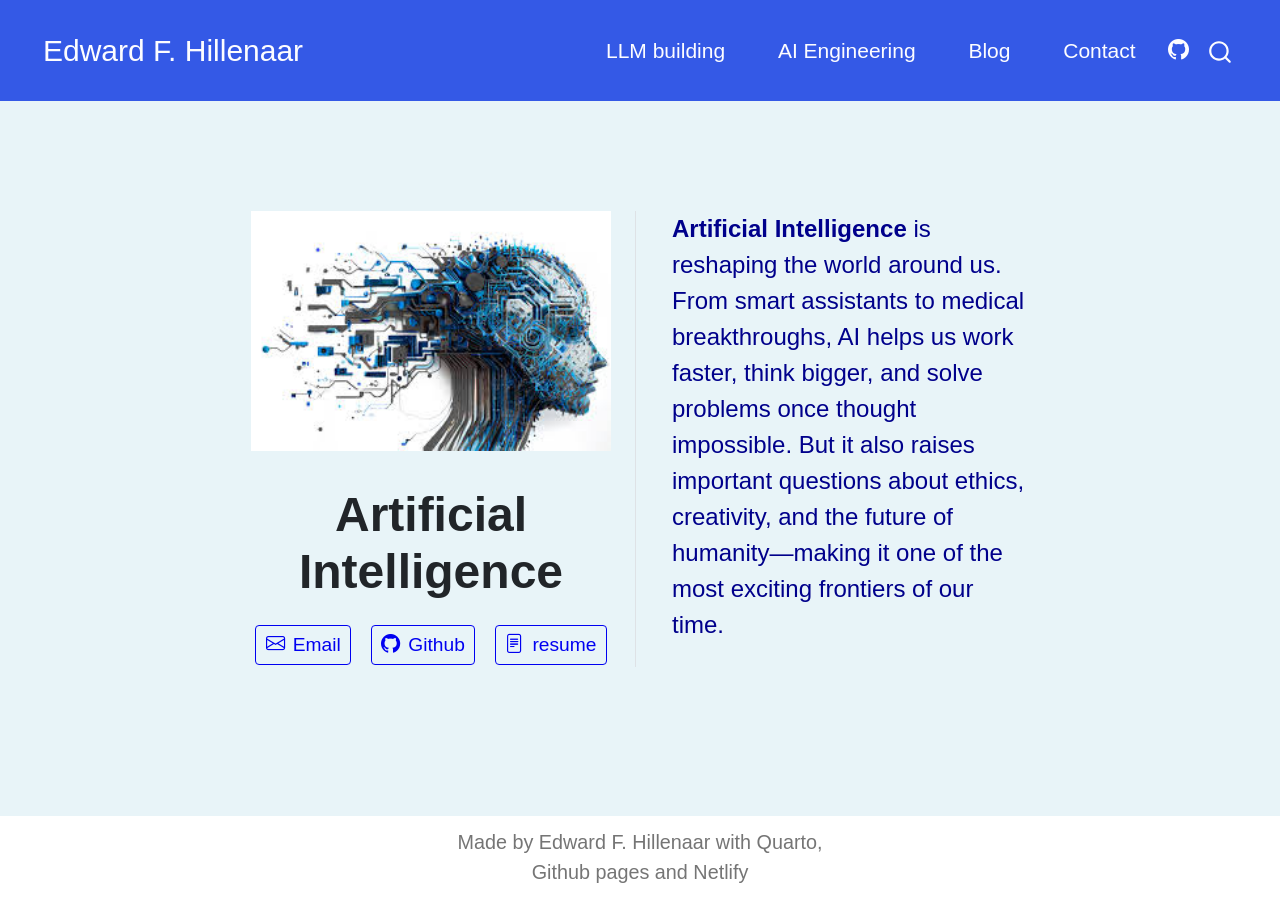
<file: docs/index.html>
<!DOCTYPE html>
<html xmlns="http://www.w3.org/1999/xhtml" lang="en" xml:lang="en"><head>

<meta charset="utf-8">
<meta name="generator" content="quarto-1.8.25">

<meta name="viewport" content="width=device-width, initial-scale=1.0, user-scalable=yes">


<title>Artificial Intelligence – Articial Intelligence</title>
<style>
code{white-space: pre-wrap;}
span.smallcaps{font-variant: small-caps;}
div.columns{display: flex; gap: min(4vw, 1.5em);}
div.column{flex: auto; overflow-x: auto;}
div.hanging-indent{margin-left: 1.5em; text-indent: -1.5em;}
ul.task-list{list-style: none;}
ul.task-list li input[type="checkbox"] {
  width: 0.8em;
  margin: 0 0.8em 0.2em -1em; /* quarto-specific, see https://github.com/quarto-dev/quarto-cli/issues/4556 */ 
  vertical-align: middle;
}
</style>


<script src="site_libs/quarto-nav/quarto-nav.js"></script>
<script src="site_libs/quarto-nav/headroom.min.js"></script>
<script src="site_libs/clipboard/clipboard.min.js"></script>
<script src="site_libs/quarto-search/autocomplete.umd.js"></script>
<script src="site_libs/quarto-search/fuse.min.js"></script>
<script src="site_libs/quarto-search/quarto-search.js"></script>
<meta name="quarto:offset" content="./">
<script src="site_libs/quarto-html/quarto.js" type="module"></script>
<script src="site_libs/quarto-html/tabsets/tabsets.js" type="module"></script>
<script src="site_libs/quarto-html/axe/axe-check.js" type="module"></script>
<script src="site_libs/quarto-html/popper.min.js"></script>
<script src="site_libs/quarto-html/tippy.umd.min.js"></script>
<link href="site_libs/quarto-html/tippy.css" rel="stylesheet">
<link href="site_libs/quarto-html/quarto-syntax-highlighting-7b89279ff1a6dce999919e0e67d4d9ec.css" rel="stylesheet" id="quarto-text-highlighting-styles">
<script src="site_libs/bootstrap/bootstrap.min.js"></script>
<link href="site_libs/bootstrap/bootstrap-icons.css" rel="stylesheet">
<link href="site_libs/bootstrap/bootstrap-5e3cdaae08c50d65ea9fb52b7042a6b4.min.css" rel="stylesheet" append-hash="true" id="quarto-bootstrap" data-mode="light">
<script id="quarto-search-options" type="application/json">{
  "location": "navbar",
  "copy-button": false,
  "collapse-after": 3,
  "panel-placement": "end",
  "type": "overlay",
  "limit": 50,
  "keyboard-shortcut": [
    "f",
    "/",
    "s"
  ],
  "show-item-context": false,
  "language": {
    "search-no-results-text": "No results",
    "search-matching-documents-text": "matching documents",
    "search-copy-link-title": "Copy link to search",
    "search-hide-matches-text": "Hide additional matches",
    "search-more-match-text": "more match in this document",
    "search-more-matches-text": "more matches in this document",
    "search-clear-button-title": "Clear",
    "search-text-placeholder": "",
    "search-detached-cancel-button-title": "Cancel",
    "search-submit-button-title": "Submit",
    "search-label": "Search"
  }
}</script>


</head>

<body class="nav-fixed fullcontent quarto-light">

<div id="quarto-search-results"></div>
  <header id="quarto-header" class="headroom fixed-top">
    <nav class="navbar navbar-expand-lg " data-bs-theme="dark">
      <div class="navbar-container container-fluid">
      <div class="navbar-brand-container mx-auto">
    <a href="./index.html" class="navbar-brand navbar-brand-logo">
    </a>
    <a class="navbar-brand" href="./index.html">
    <span class="navbar-title">Edward F. Hillenaar</span>
    </a>
  </div>
            <div id="quarto-search" class="" title="Search"></div>
          <button class="navbar-toggler" type="button" data-bs-toggle="collapse" data-bs-target="#navbarCollapse" aria-controls="navbarCollapse" role="menu" aria-expanded="false" aria-label="Toggle navigation" onclick="if (window.quartoToggleHeadroom) { window.quartoToggleHeadroom(); }">
  <span class="navbar-toggler-icon"></span>
</button>
          <div class="collapse navbar-collapse" id="navbarCollapse">
            <ul class="navbar-nav navbar-nav-scroll ms-auto">
  <li class="nav-item">
    <a class="nav-link" href="./LLM_building.html"> 
<span class="menu-text">LLM building</span></a>
  </li>  
  <li class="nav-item">
    <a class="nav-link" href="./AI Engineering.html"> 
<span class="menu-text">AI Engineering</span></a>
  </li>  
  <li class="nav-item">
    <a class="nav-link" href="./blog/index.html"> 
<span class="menu-text">Blog</span></a>
  </li>  
  <li class="nav-item">
    <a class="nav-link" href="./contact.html"> 
<span class="menu-text">Contact</span></a>
  </li>  
</ul>
          </div> <!-- /navcollapse -->
            <div class="quarto-navbar-tools">
    <a href="https://github.com/EdwardHill15/Raschka_youtube" title="" class="quarto-navigation-tool px-1" aria-label=""><i class="bi bi-github"></i></a>
</div>
      </div> <!-- /container-fluid -->
    </nav>
</header>
<!-- content -->
<div id="quarto-content" class="quarto-container page-columns page-rows-contents page-layout-article page-navbar">
<!-- sidebar -->
<!-- margin-sidebar -->
    
<!-- main -->
<main class="content" id="quarto-document-content">




<div class="quarto-about-trestles">
  <div class="about-entity">
    <img src="AI.jpg" class="about-image
  rectangle " style="width: 15em;">
<header id="title-block-header" class="quarto-title-block default">
<div class="quarto-title">
<h1 class="title">Artificial Intelligence</h1>
</div>
<div class="quarto-title-meta">
  </div>
</header>
    <div class="about-links">
  <a href="mailto:totalegezondheidbv@gmail.com" class="about-link" rel="" target="">
    <i class="bi bi-envelope"></i>
     <span class="about-link-text">Email</span>
  </a>
  <a href="https://github.com/EdwardHill15/Raschka_youtube" class="about-link" rel="" target="">
    <i class="bi bi-github"></i>
     <span class="about-link-text">Github</span>
  </a>
  <a href="/resume.pdf" class="about-link" rel="" target="">
    <i class="bi bi-file-text"></i>
     <span class="about-link-text">resume</span>
  </a>
</div>
  </div>
  <div class="about-contents"><div id="ppc">
<p><strong>Artificial Intelligence</strong> is reshaping the world around us. From smart assistants to medical breakthroughs, AI helps us work faster, think bigger, and solve problems once thought impossible. But it also raises important questions about ethics, creativity, and the future of humanity—making it one of the most exciting frontiers of our time.</p>
</div></div>
</div>





</main> <!-- /main -->
<script id="quarto-html-after-body" type="application/javascript">
  window.document.addEventListener("DOMContentLoaded", function (event) {
    const isCodeAnnotation = (el) => {
      for (const clz of el.classList) {
        if (clz.startsWith('code-annotation-')) {                     
          return true;
        }
      }
      return false;
    }
    const onCopySuccess = function(e) {
      // button target
      const button = e.trigger;
      // don't keep focus
      button.blur();
      // flash "checked"
      button.classList.add('code-copy-button-checked');
      var currentTitle = button.getAttribute("title");
      button.setAttribute("title", "Copied!");
      let tooltip;
      if (window.bootstrap) {
        button.setAttribute("data-bs-toggle", "tooltip");
        button.setAttribute("data-bs-placement", "left");
        button.setAttribute("data-bs-title", "Copied!");
        tooltip = new bootstrap.Tooltip(button, 
          { trigger: "manual", 
            customClass: "code-copy-button-tooltip",
            offset: [0, -8]});
        tooltip.show();    
      }
      setTimeout(function() {
        if (tooltip) {
          tooltip.hide();
          button.removeAttribute("data-bs-title");
          button.removeAttribute("data-bs-toggle");
          button.removeAttribute("data-bs-placement");
        }
        button.setAttribute("title", currentTitle);
        button.classList.remove('code-copy-button-checked');
      }, 1000);
      // clear code selection
      e.clearSelection();
    }
    const getTextToCopy = function(trigger) {
      const outerScaffold = trigger.parentElement.cloneNode(true);
      const codeEl = outerScaffold.querySelector('code');
      for (const childEl of codeEl.children) {
        if (isCodeAnnotation(childEl)) {
          childEl.remove();
        }
      }
      return codeEl.innerText;
    }
    const clipboard = new window.ClipboardJS('.code-copy-button:not([data-in-quarto-modal])', {
      text: getTextToCopy
    });
    clipboard.on('success', onCopySuccess);
    if (window.document.getElementById('quarto-embedded-source-code-modal')) {
      const clipboardModal = new window.ClipboardJS('.code-copy-button[data-in-quarto-modal]', {
        text: getTextToCopy,
        container: window.document.getElementById('quarto-embedded-source-code-modal')
      });
      clipboardModal.on('success', onCopySuccess);
    }
      var localhostRegex = new RegExp(/^(?:http|https):\/\/localhost\:?[0-9]*\//);
      var mailtoRegex = new RegExp(/^mailto:/);
        var filterRegex = new RegExp('/' + window.location.host + '/');
      var isInternal = (href) => {
          return filterRegex.test(href) || localhostRegex.test(href) || mailtoRegex.test(href);
      }
      // Inspect non-navigation links and adorn them if external
     var links = window.document.querySelectorAll('a[href]:not(.nav-link):not(.navbar-brand):not(.toc-action):not(.sidebar-link):not(.sidebar-item-toggle):not(.pagination-link):not(.no-external):not([aria-hidden]):not(.dropdown-item):not(.quarto-navigation-tool):not(.about-link)');
      for (var i=0; i<links.length; i++) {
        const link = links[i];
        if (!isInternal(link.href)) {
          // undo the damage that might have been done by quarto-nav.js in the case of
          // links that we want to consider external
          if (link.dataset.originalHref !== undefined) {
            link.href = link.dataset.originalHref;
          }
        }
      }
    function tippyHover(el, contentFn, onTriggerFn, onUntriggerFn) {
      const config = {
        allowHTML: true,
        maxWidth: 500,
        delay: 100,
        arrow: false,
        appendTo: function(el) {
            return el.parentElement;
        },
        interactive: true,
        interactiveBorder: 10,
        theme: 'quarto',
        placement: 'bottom-start',
      };
      if (contentFn) {
        config.content = contentFn;
      }
      if (onTriggerFn) {
        config.onTrigger = onTriggerFn;
      }
      if (onUntriggerFn) {
        config.onUntrigger = onUntriggerFn;
      }
      window.tippy(el, config); 
    }
    const noterefs = window.document.querySelectorAll('a[role="doc-noteref"]');
    for (var i=0; i<noterefs.length; i++) {
      const ref = noterefs[i];
      tippyHover(ref, function() {
        // use id or data attribute instead here
        let href = ref.getAttribute('data-footnote-href') || ref.getAttribute('href');
        try { href = new URL(href).hash; } catch {}
        const id = href.replace(/^#\/?/, "");
        const note = window.document.getElementById(id);
        if (note) {
          return note.innerHTML;
        } else {
          return "";
        }
      });
    }
    const xrefs = window.document.querySelectorAll('a.quarto-xref');
    const processXRef = (id, note) => {
      // Strip column container classes
      const stripColumnClz = (el) => {
        el.classList.remove("page-full", "page-columns");
        if (el.children) {
          for (const child of el.children) {
            stripColumnClz(child);
          }
        }
      }
      stripColumnClz(note)
      if (id === null || id.startsWith('sec-')) {
        // Special case sections, only their first couple elements
        const container = document.createElement("div");
        if (note.children && note.children.length > 2) {
          container.appendChild(note.children[0].cloneNode(true));
          for (let i = 1; i < note.children.length; i++) {
            const child = note.children[i];
            if (child.tagName === "P" && child.innerText === "") {
              continue;
            } else {
              container.appendChild(child.cloneNode(true));
              break;
            }
          }
          if (window.Quarto?.typesetMath) {
            window.Quarto.typesetMath(container);
          }
          return container.innerHTML
        } else {
          if (window.Quarto?.typesetMath) {
            window.Quarto.typesetMath(note);
          }
          return note.innerHTML;
        }
      } else {
        // Remove any anchor links if they are present
        const anchorLink = note.querySelector('a.anchorjs-link');
        if (anchorLink) {
          anchorLink.remove();
        }
        if (window.Quarto?.typesetMath) {
          window.Quarto.typesetMath(note);
        }
        if (note.classList.contains("callout")) {
          return note.outerHTML;
        } else {
          return note.innerHTML;
        }
      }
    }
    for (var i=0; i<xrefs.length; i++) {
      const xref = xrefs[i];
      tippyHover(xref, undefined, function(instance) {
        instance.disable();
        let url = xref.getAttribute('href');
        let hash = undefined; 
        if (url.startsWith('#')) {
          hash = url;
        } else {
          try { hash = new URL(url).hash; } catch {}
        }
        if (hash) {
          const id = hash.replace(/^#\/?/, "");
          const note = window.document.getElementById(id);
          if (note !== null) {
            try {
              const html = processXRef(id, note.cloneNode(true));
              instance.setContent(html);
            } finally {
              instance.enable();
              instance.show();
            }
          } else {
            // See if we can fetch this
            fetch(url.split('#')[0])
            .then(res => res.text())
            .then(html => {
              const parser = new DOMParser();
              const htmlDoc = parser.parseFromString(html, "text/html");
              const note = htmlDoc.getElementById(id);
              if (note !== null) {
                const html = processXRef(id, note);
                instance.setContent(html);
              } 
            }).finally(() => {
              instance.enable();
              instance.show();
            });
          }
        } else {
          // See if we can fetch a full url (with no hash to target)
          // This is a special case and we should probably do some content thinning / targeting
          fetch(url)
          .then(res => res.text())
          .then(html => {
            const parser = new DOMParser();
            const htmlDoc = parser.parseFromString(html, "text/html");
            const note = htmlDoc.querySelector('main.content');
            if (note !== null) {
              // This should only happen for chapter cross references
              // (since there is no id in the URL)
              // remove the first header
              if (note.children.length > 0 && note.children[0].tagName === "HEADER") {
                note.children[0].remove();
              }
              const html = processXRef(null, note);
              instance.setContent(html);
            } 
          }).finally(() => {
            instance.enable();
            instance.show();
          });
        }
      }, function(instance) {
      });
    }
        let selectedAnnoteEl;
        const selectorForAnnotation = ( cell, annotation) => {
          let cellAttr = 'data-code-cell="' + cell + '"';
          let lineAttr = 'data-code-annotation="' +  annotation + '"';
          const selector = 'span[' + cellAttr + '][' + lineAttr + ']';
          return selector;
        }
        const selectCodeLines = (annoteEl) => {
          const doc = window.document;
          const targetCell = annoteEl.getAttribute("data-target-cell");
          const targetAnnotation = annoteEl.getAttribute("data-target-annotation");
          const annoteSpan = window.document.querySelector(selectorForAnnotation(targetCell, targetAnnotation));
          const lines = annoteSpan.getAttribute("data-code-lines").split(",");
          const lineIds = lines.map((line) => {
            return targetCell + "-" + line;
          })
          let top = null;
          let height = null;
          let parent = null;
          if (lineIds.length > 0) {
              //compute the position of the single el (top and bottom and make a div)
              const el = window.document.getElementById(lineIds[0]);
              top = el.offsetTop;
              height = el.offsetHeight;
              parent = el.parentElement.parentElement;
            if (lineIds.length > 1) {
              const lastEl = window.document.getElementById(lineIds[lineIds.length - 1]);
              const bottom = lastEl.offsetTop + lastEl.offsetHeight;
              height = bottom - top;
            }
            if (top !== null && height !== null && parent !== null) {
              // cook up a div (if necessary) and position it 
              let div = window.document.getElementById("code-annotation-line-highlight");
              if (div === null) {
                div = window.document.createElement("div");
                div.setAttribute("id", "code-annotation-line-highlight");
                div.style.position = 'absolute';
                parent.appendChild(div);
              }
              div.style.top = top - 2 + "px";
              div.style.height = height + 4 + "px";
              div.style.left = 0;
              let gutterDiv = window.document.getElementById("code-annotation-line-highlight-gutter");
              if (gutterDiv === null) {
                gutterDiv = window.document.createElement("div");
                gutterDiv.setAttribute("id", "code-annotation-line-highlight-gutter");
                gutterDiv.style.position = 'absolute';
                const codeCell = window.document.getElementById(targetCell);
                const gutter = codeCell.querySelector('.code-annotation-gutter');
                gutter.appendChild(gutterDiv);
              }
              gutterDiv.style.top = top - 2 + "px";
              gutterDiv.style.height = height + 4 + "px";
            }
            selectedAnnoteEl = annoteEl;
          }
        };
        const unselectCodeLines = () => {
          const elementsIds = ["code-annotation-line-highlight", "code-annotation-line-highlight-gutter"];
          elementsIds.forEach((elId) => {
            const div = window.document.getElementById(elId);
            if (div) {
              div.remove();
            }
          });
          selectedAnnoteEl = undefined;
        };
          // Handle positioning of the toggle
      window.addEventListener(
        "resize",
        throttle(() => {
          elRect = undefined;
          if (selectedAnnoteEl) {
            selectCodeLines(selectedAnnoteEl);
          }
        }, 10)
      );
      function throttle(fn, ms) {
      let throttle = false;
      let timer;
        return (...args) => {
          if(!throttle) { // first call gets through
              fn.apply(this, args);
              throttle = true;
          } else { // all the others get throttled
              if(timer) clearTimeout(timer); // cancel #2
              timer = setTimeout(() => {
                fn.apply(this, args);
                timer = throttle = false;
              }, ms);
          }
        };
      }
        // Attach click handler to the DT
        const annoteDls = window.document.querySelectorAll('dt[data-target-cell]');
        for (const annoteDlNode of annoteDls) {
          annoteDlNode.addEventListener('click', (event) => {
            const clickedEl = event.target;
            if (clickedEl !== selectedAnnoteEl) {
              unselectCodeLines();
              const activeEl = window.document.querySelector('dt[data-target-cell].code-annotation-active');
              if (activeEl) {
                activeEl.classList.remove('code-annotation-active');
              }
              selectCodeLines(clickedEl);
              clickedEl.classList.add('code-annotation-active');
            } else {
              // Unselect the line
              unselectCodeLines();
              clickedEl.classList.remove('code-annotation-active');
            }
          });
        }
    const findCites = (el) => {
      const parentEl = el.parentElement;
      if (parentEl) {
        const cites = parentEl.dataset.cites;
        if (cites) {
          return {
            el,
            cites: cites.split(' ')
          };
        } else {
          return findCites(el.parentElement)
        }
      } else {
        return undefined;
      }
    };
    var bibliorefs = window.document.querySelectorAll('a[role="doc-biblioref"]');
    for (var i=0; i<bibliorefs.length; i++) {
      const ref = bibliorefs[i];
      const citeInfo = findCites(ref);
      if (citeInfo) {
        tippyHover(citeInfo.el, function() {
          var popup = window.document.createElement('div');
          citeInfo.cites.forEach(function(cite) {
            var citeDiv = window.document.createElement('div');
            citeDiv.classList.add('hanging-indent');
            citeDiv.classList.add('csl-entry');
            var biblioDiv = window.document.getElementById('ref-' + cite);
            if (biblioDiv) {
              citeDiv.innerHTML = biblioDiv.innerHTML;
            }
            popup.appendChild(citeDiv);
          });
          return popup.innerHTML;
        });
      }
    }
  });
  </script>
</div> <!-- /content -->
<footer class="footer">
  <div class="nav-footer">
    <div class="nav-footer-left">
      &nbsp;
    </div>   
    <div class="nav-footer-center">
<p>Made by Edward F. Hillenaar with Quarto, Github pages and Netlify</p>
</div>
    <div class="nav-footer-right">
      &nbsp;
    </div>
  </div>
</footer>




</body></html>
</file>
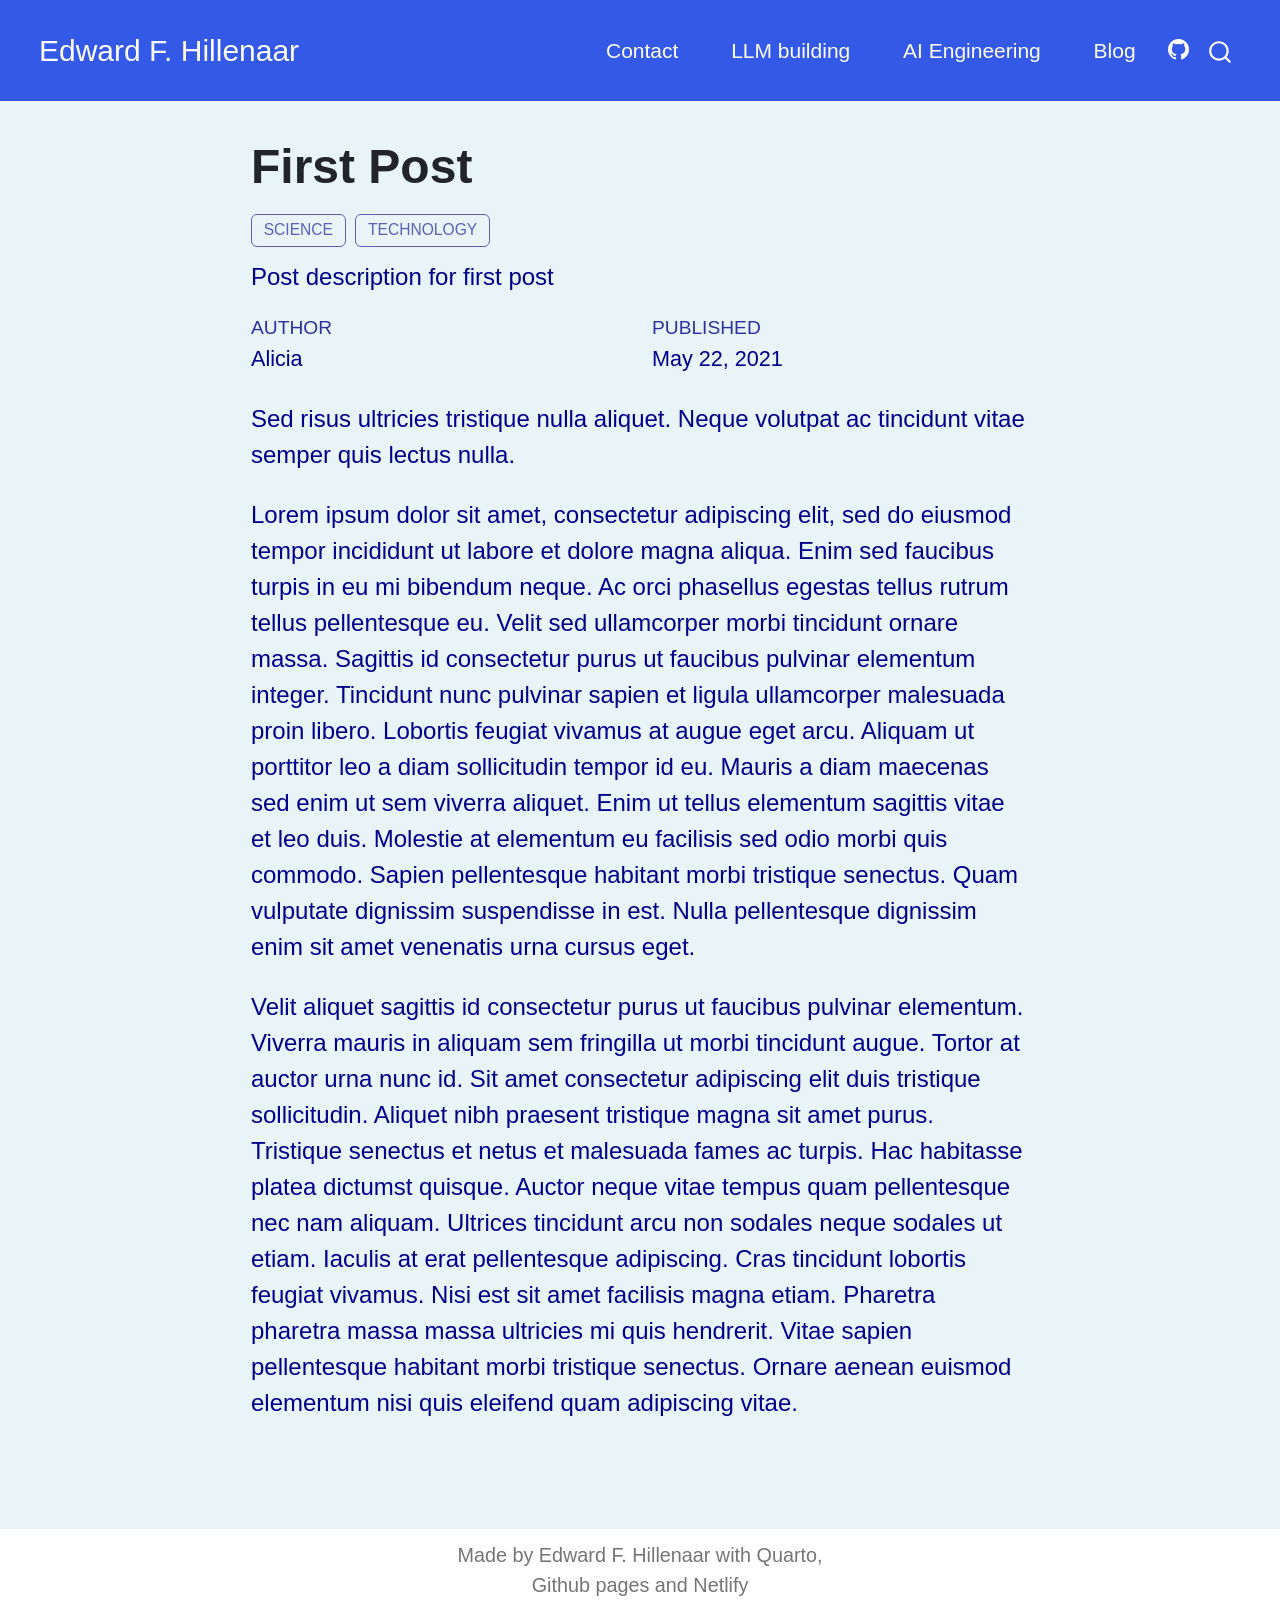
<file: docs/blog/first-post/index.html>
<!DOCTYPE html>
<html xmlns="http://www.w3.org/1999/xhtml" lang="en" xml:lang="en"><head>

<meta charset="utf-8">
<meta name="generator" content="quarto-1.7.32">

<meta name="viewport" content="width=device-width, initial-scale=1.0, user-scalable=yes">

<meta name="author" content="Alicia">
<meta name="dcterms.date" content="2021-05-22">
<meta name="description" content="Post description for first post">

<title>First Post – Articial Intelligence</title>
<style>
code{white-space: pre-wrap;}
span.smallcaps{font-variant: small-caps;}
div.columns{display: flex; gap: min(4vw, 1.5em);}
div.column{flex: auto; overflow-x: auto;}
div.hanging-indent{margin-left: 1.5em; text-indent: -1.5em;}
ul.task-list{list-style: none;}
ul.task-list li input[type="checkbox"] {
  width: 0.8em;
  margin: 0 0.8em 0.2em -1em; /* quarto-specific, see https://github.com/quarto-dev/quarto-cli/issues/4556 */ 
  vertical-align: middle;
}
</style>


<script src="../../site_libs/quarto-nav/quarto-nav.js"></script>
<script src="../../site_libs/quarto-nav/headroom.min.js"></script>
<script src="../../site_libs/clipboard/clipboard.min.js"></script>
<script src="../../site_libs/quarto-search/autocomplete.umd.js"></script>
<script src="../../site_libs/quarto-search/fuse.min.js"></script>
<script src="../../site_libs/quarto-search/quarto-search.js"></script>
<meta name="quarto:offset" content="../../">
<script src="../../site_libs/quarto-html/quarto.js" type="module"></script>
<script src="../../site_libs/quarto-html/tabsets/tabsets.js" type="module"></script>
<script src="../../site_libs/quarto-html/popper.min.js"></script>
<script src="../../site_libs/quarto-html/tippy.umd.min.js"></script>
<script src="../../site_libs/quarto-html/anchor.min.js"></script>
<link href="../../site_libs/quarto-html/tippy.css" rel="stylesheet">
<link href="../../site_libs/quarto-html/quarto-syntax-highlighting-37eea08aefeeee20ff55810ff984fec1.css" rel="stylesheet" id="quarto-text-highlighting-styles">
<script src="../../site_libs/bootstrap/bootstrap.min.js"></script>
<link href="../../site_libs/bootstrap/bootstrap-icons.css" rel="stylesheet">
<link href="../../site_libs/bootstrap/bootstrap-b4768aa384102c32da49e9902c738c8f.min.css" rel="stylesheet" append-hash="true" id="quarto-bootstrap" data-mode="light">
<script id="quarto-search-options" type="application/json">{
  "location": "navbar",
  "copy-button": false,
  "collapse-after": 3,
  "panel-placement": "end",
  "type": "overlay",
  "limit": 50,
  "keyboard-shortcut": [
    "f",
    "/",
    "s"
  ],
  "show-item-context": false,
  "language": {
    "search-no-results-text": "No results",
    "search-matching-documents-text": "matching documents",
    "search-copy-link-title": "Copy link to search",
    "search-hide-matches-text": "Hide additional matches",
    "search-more-match-text": "more match in this document",
    "search-more-matches-text": "more matches in this document",
    "search-clear-button-title": "Clear",
    "search-text-placeholder": "",
    "search-detached-cancel-button-title": "Cancel",
    "search-submit-button-title": "Submit",
    "search-label": "Search"
  }
}</script>


</head>

<body class="nav-fixed fullcontent quarto-light">

<div id="quarto-search-results"></div>
  <header id="quarto-header" class="headroom fixed-top">
    <nav class="navbar navbar-expand-lg " data-bs-theme="dark">
      <div class="navbar-container container-fluid">
      <div class="navbar-brand-container mx-auto">
    <a class="navbar-brand" href="../../index.html">
    <span class="navbar-title">Edward F. Hillenaar</span>
    </a>
  </div>
            <div id="quarto-search" class="" title="Search"></div>
          <button class="navbar-toggler" type="button" data-bs-toggle="collapse" data-bs-target="#navbarCollapse" aria-controls="navbarCollapse" role="menu" aria-expanded="false" aria-label="Toggle navigation" onclick="if (window.quartoToggleHeadroom) { window.quartoToggleHeadroom(); }">
  <span class="navbar-toggler-icon"></span>
</button>
          <div class="collapse navbar-collapse" id="navbarCollapse">
            <ul class="navbar-nav navbar-nav-scroll ms-auto">
  <li class="nav-item">
    <a class="nav-link" href="../../contact.html"> 
<span class="menu-text">Contact</span></a>
  </li>  
  <li class="nav-item">
    <a class="nav-link" href="../../LLM_building.html"> 
<span class="menu-text">LLM building</span></a>
  </li>  
  <li class="nav-item">
    <a class="nav-link" href="../../AI Engineering.html"> 
<span class="menu-text">AI Engineering</span></a>
  </li>  
  <li class="nav-item">
    <a class="nav-link" href="../../blog/index.html"> 
<span class="menu-text">Blog</span></a>
  </li>  
</ul>
          </div> <!-- /navcollapse -->
            <div class="quarto-navbar-tools">
    <a href="https://github.com/EdwardHill15/Raschka_youtube" title="" class="quarto-navigation-tool px-1" aria-label=""><i class="bi bi-github"></i></a>
</div>
      </div> <!-- /container-fluid -->
    </nav>
</header>
<!-- content -->
<div id="quarto-content" class="quarto-container page-columns page-rows-contents page-layout-article page-navbar">
<!-- sidebar -->
<!-- margin-sidebar -->
    
<!-- main -->
<main class="content" id="quarto-document-content">

<header id="title-block-header" class="quarto-title-block default">
<div class="quarto-title">
<h1 class="title">First Post</h1>
  <div class="quarto-categories">
    <div class="quarto-category">Science</div>
    <div class="quarto-category">Technology</div>
  </div>
  </div>

<div>
  <div class="description">
    Post description for first post
  </div>
</div>


<div class="quarto-title-meta">

    <div>
    <div class="quarto-title-meta-heading">Author</div>
    <div class="quarto-title-meta-contents">
             <p>Alicia </p>
          </div>
  </div>
    
    <div>
    <div class="quarto-title-meta-heading">Published</div>
    <div class="quarto-title-meta-contents">
      <p class="date">May 22, 2021</p>
    </div>
  </div>
  
    
  </div>
  


</header>


<p>Sed risus ultricies tristique nulla aliquet. Neque volutpat ac tincidunt vitae semper quis lectus nulla.</p>
<p>Lorem ipsum dolor sit amet, consectetur adipiscing elit, sed do eiusmod tempor incididunt ut labore et dolore magna aliqua. Enim sed faucibus turpis in eu mi bibendum neque. Ac orci phasellus egestas tellus rutrum tellus pellentesque eu. Velit sed ullamcorper morbi tincidunt ornare massa. Sagittis id consectetur purus ut faucibus pulvinar elementum integer. Tincidunt nunc pulvinar sapien et ligula ullamcorper malesuada proin libero. Lobortis feugiat vivamus at augue eget arcu. Aliquam ut porttitor leo a diam sollicitudin tempor id eu. Mauris a diam maecenas sed enim ut sem viverra aliquet. Enim ut tellus elementum sagittis vitae et leo duis. Molestie at elementum eu facilisis sed odio morbi quis commodo. Sapien pellentesque habitant morbi tristique senectus. Quam vulputate dignissim suspendisse in est. Nulla pellentesque dignissim enim sit amet venenatis urna cursus eget.</p>
<p>Velit aliquet sagittis id consectetur purus ut faucibus pulvinar elementum. Viverra mauris in aliquam sem fringilla ut morbi tincidunt augue. Tortor at auctor urna nunc id. Sit amet consectetur adipiscing elit duis tristique sollicitudin. Aliquet nibh praesent tristique magna sit amet purus. Tristique senectus et netus et malesuada fames ac turpis. Hac habitasse platea dictumst quisque. Auctor neque vitae tempus quam pellentesque nec nam aliquam. Ultrices tincidunt arcu non sodales neque sodales ut etiam. Iaculis at erat pellentesque adipiscing. Cras tincidunt lobortis feugiat vivamus. Nisi est sit amet facilisis magna etiam. Pharetra pharetra massa massa ultricies mi quis hendrerit. Vitae sapien pellentesque habitant morbi tristique senectus. Ornare aenean euismod elementum nisi quis eleifend quam adipiscing vitae.</p>



</main> <!-- /main -->
<script id="quarto-html-after-body" type="application/javascript">
  window.document.addEventListener("DOMContentLoaded", function (event) {
    const icon = "";
    const anchorJS = new window.AnchorJS();
    anchorJS.options = {
      placement: 'right',
      icon: icon
    };
    anchorJS.add('.anchored');
    const isCodeAnnotation = (el) => {
      for (const clz of el.classList) {
        if (clz.startsWith('code-annotation-')) {                     
          return true;
        }
      }
      return false;
    }
    const onCopySuccess = function(e) {
      // button target
      const button = e.trigger;
      // don't keep focus
      button.blur();
      // flash "checked"
      button.classList.add('code-copy-button-checked');
      var currentTitle = button.getAttribute("title");
      button.setAttribute("title", "Copied!");
      let tooltip;
      if (window.bootstrap) {
        button.setAttribute("data-bs-toggle", "tooltip");
        button.setAttribute("data-bs-placement", "left");
        button.setAttribute("data-bs-title", "Copied!");
        tooltip = new bootstrap.Tooltip(button, 
          { trigger: "manual", 
            customClass: "code-copy-button-tooltip",
            offset: [0, -8]});
        tooltip.show();    
      }
      setTimeout(function() {
        if (tooltip) {
          tooltip.hide();
          button.removeAttribute("data-bs-title");
          button.removeAttribute("data-bs-toggle");
          button.removeAttribute("data-bs-placement");
        }
        button.setAttribute("title", currentTitle);
        button.classList.remove('code-copy-button-checked');
      }, 1000);
      // clear code selection
      e.clearSelection();
    }
    const getTextToCopy = function(trigger) {
        const codeEl = trigger.previousElementSibling.cloneNode(true);
        for (const childEl of codeEl.children) {
          if (isCodeAnnotation(childEl)) {
            childEl.remove();
          }
        }
        return codeEl.innerText;
    }
    const clipboard = new window.ClipboardJS('.code-copy-button:not([data-in-quarto-modal])', {
      text: getTextToCopy
    });
    clipboard.on('success', onCopySuccess);
    if (window.document.getElementById('quarto-embedded-source-code-modal')) {
      const clipboardModal = new window.ClipboardJS('.code-copy-button[data-in-quarto-modal]', {
        text: getTextToCopy,
        container: window.document.getElementById('quarto-embedded-source-code-modal')
      });
      clipboardModal.on('success', onCopySuccess);
    }
      var localhostRegex = new RegExp(/^(?:http|https):\/\/localhost\:?[0-9]*\//);
      var mailtoRegex = new RegExp(/^mailto:/);
        var filterRegex = new RegExp('/' + window.location.host + '/');
      var isInternal = (href) => {
          return filterRegex.test(href) || localhostRegex.test(href) || mailtoRegex.test(href);
      }
      // Inspect non-navigation links and adorn them if external
     var links = window.document.querySelectorAll('a[href]:not(.nav-link):not(.navbar-brand):not(.toc-action):not(.sidebar-link):not(.sidebar-item-toggle):not(.pagination-link):not(.no-external):not([aria-hidden]):not(.dropdown-item):not(.quarto-navigation-tool):not(.about-link)');
      for (var i=0; i<links.length; i++) {
        const link = links[i];
        if (!isInternal(link.href)) {
          // undo the damage that might have been done by quarto-nav.js in the case of
          // links that we want to consider external
          if (link.dataset.originalHref !== undefined) {
            link.href = link.dataset.originalHref;
          }
        }
      }
    function tippyHover(el, contentFn, onTriggerFn, onUntriggerFn) {
      const config = {
        allowHTML: true,
        maxWidth: 500,
        delay: 100,
        arrow: false,
        appendTo: function(el) {
            return el.parentElement;
        },
        interactive: true,
        interactiveBorder: 10,
        theme: 'quarto',
        placement: 'bottom-start',
      };
      if (contentFn) {
        config.content = contentFn;
      }
      if (onTriggerFn) {
        config.onTrigger = onTriggerFn;
      }
      if (onUntriggerFn) {
        config.onUntrigger = onUntriggerFn;
      }
      window.tippy(el, config); 
    }
    const noterefs = window.document.querySelectorAll('a[role="doc-noteref"]');
    for (var i=0; i<noterefs.length; i++) {
      const ref = noterefs[i];
      tippyHover(ref, function() {
        // use id or data attribute instead here
        let href = ref.getAttribute('data-footnote-href') || ref.getAttribute('href');
        try { href = new URL(href).hash; } catch {}
        const id = href.replace(/^#\/?/, "");
        const note = window.document.getElementById(id);
        if (note) {
          return note.innerHTML;
        } else {
          return "";
        }
      });
    }
    const xrefs = window.document.querySelectorAll('a.quarto-xref');
    const processXRef = (id, note) => {
      // Strip column container classes
      const stripColumnClz = (el) => {
        el.classList.remove("page-full", "page-columns");
        if (el.children) {
          for (const child of el.children) {
            stripColumnClz(child);
          }
        }
      }
      stripColumnClz(note)
      if (id === null || id.startsWith('sec-')) {
        // Special case sections, only their first couple elements
        const container = document.createElement("div");
        if (note.children && note.children.length > 2) {
          container.appendChild(note.children[0].cloneNode(true));
          for (let i = 1; i < note.children.length; i++) {
            const child = note.children[i];
            if (child.tagName === "P" && child.innerText === "") {
              continue;
            } else {
              container.appendChild(child.cloneNode(true));
              break;
            }
          }
          if (window.Quarto?.typesetMath) {
            window.Quarto.typesetMath(container);
          }
          return container.innerHTML
        } else {
          if (window.Quarto?.typesetMath) {
            window.Quarto.typesetMath(note);
          }
          return note.innerHTML;
        }
      } else {
        // Remove any anchor links if they are present
        const anchorLink = note.querySelector('a.anchorjs-link');
        if (anchorLink) {
          anchorLink.remove();
        }
        if (window.Quarto?.typesetMath) {
          window.Quarto.typesetMath(note);
        }
        if (note.classList.contains("callout")) {
          return note.outerHTML;
        } else {
          return note.innerHTML;
        }
      }
    }
    for (var i=0; i<xrefs.length; i++) {
      const xref = xrefs[i];
      tippyHover(xref, undefined, function(instance) {
        instance.disable();
        let url = xref.getAttribute('href');
        let hash = undefined; 
        if (url.startsWith('#')) {
          hash = url;
        } else {
          try { hash = new URL(url).hash; } catch {}
        }
        if (hash) {
          const id = hash.replace(/^#\/?/, "");
          const note = window.document.getElementById(id);
          if (note !== null) {
            try {
              const html = processXRef(id, note.cloneNode(true));
              instance.setContent(html);
            } finally {
              instance.enable();
              instance.show();
            }
          } else {
            // See if we can fetch this
            fetch(url.split('#')[0])
            .then(res => res.text())
            .then(html => {
              const parser = new DOMParser();
              const htmlDoc = parser.parseFromString(html, "text/html");
              const note = htmlDoc.getElementById(id);
              if (note !== null) {
                const html = processXRef(id, note);
                instance.setContent(html);
              } 
            }).finally(() => {
              instance.enable();
              instance.show();
            });
          }
        } else {
          // See if we can fetch a full url (with no hash to target)
          // This is a special case and we should probably do some content thinning / targeting
          fetch(url)
          .then(res => res.text())
          .then(html => {
            const parser = new DOMParser();
            const htmlDoc = parser.parseFromString(html, "text/html");
            const note = htmlDoc.querySelector('main.content');
            if (note !== null) {
              // This should only happen for chapter cross references
              // (since there is no id in the URL)
              // remove the first header
              if (note.children.length > 0 && note.children[0].tagName === "HEADER") {
                note.children[0].remove();
              }
              const html = processXRef(null, note);
              instance.setContent(html);
            } 
          }).finally(() => {
            instance.enable();
            instance.show();
          });
        }
      }, function(instance) {
      });
    }
        let selectedAnnoteEl;
        const selectorForAnnotation = ( cell, annotation) => {
          let cellAttr = 'data-code-cell="' + cell + '"';
          let lineAttr = 'data-code-annotation="' +  annotation + '"';
          const selector = 'span[' + cellAttr + '][' + lineAttr + ']';
          return selector;
        }
        const selectCodeLines = (annoteEl) => {
          const doc = window.document;
          const targetCell = annoteEl.getAttribute("data-target-cell");
          const targetAnnotation = annoteEl.getAttribute("data-target-annotation");
          const annoteSpan = window.document.querySelector(selectorForAnnotation(targetCell, targetAnnotation));
          const lines = annoteSpan.getAttribute("data-code-lines").split(",");
          const lineIds = lines.map((line) => {
            return targetCell + "-" + line;
          })
          let top = null;
          let height = null;
          let parent = null;
          if (lineIds.length > 0) {
              //compute the position of the single el (top and bottom and make a div)
              const el = window.document.getElementById(lineIds[0]);
              top = el.offsetTop;
              height = el.offsetHeight;
              parent = el.parentElement.parentElement;
            if (lineIds.length > 1) {
              const lastEl = window.document.getElementById(lineIds[lineIds.length - 1]);
              const bottom = lastEl.offsetTop + lastEl.offsetHeight;
              height = bottom - top;
            }
            if (top !== null && height !== null && parent !== null) {
              // cook up a div (if necessary) and position it 
              let div = window.document.getElementById("code-annotation-line-highlight");
              if (div === null) {
                div = window.document.createElement("div");
                div.setAttribute("id", "code-annotation-line-highlight");
                div.style.position = 'absolute';
                parent.appendChild(div);
              }
              div.style.top = top - 2 + "px";
              div.style.height = height + 4 + "px";
              div.style.left = 0;
              let gutterDiv = window.document.getElementById("code-annotation-line-highlight-gutter");
              if (gutterDiv === null) {
                gutterDiv = window.document.createElement("div");
                gutterDiv.setAttribute("id", "code-annotation-line-highlight-gutter");
                gutterDiv.style.position = 'absolute';
                const codeCell = window.document.getElementById(targetCell);
                const gutter = codeCell.querySelector('.code-annotation-gutter');
                gutter.appendChild(gutterDiv);
              }
              gutterDiv.style.top = top - 2 + "px";
              gutterDiv.style.height = height + 4 + "px";
            }
            selectedAnnoteEl = annoteEl;
          }
        };
        const unselectCodeLines = () => {
          const elementsIds = ["code-annotation-line-highlight", "code-annotation-line-highlight-gutter"];
          elementsIds.forEach((elId) => {
            const div = window.document.getElementById(elId);
            if (div) {
              div.remove();
            }
          });
          selectedAnnoteEl = undefined;
        };
          // Handle positioning of the toggle
      window.addEventListener(
        "resize",
        throttle(() => {
          elRect = undefined;
          if (selectedAnnoteEl) {
            selectCodeLines(selectedAnnoteEl);
          }
        }, 10)
      );
      function throttle(fn, ms) {
      let throttle = false;
      let timer;
        return (...args) => {
          if(!throttle) { // first call gets through
              fn.apply(this, args);
              throttle = true;
          } else { // all the others get throttled
              if(timer) clearTimeout(timer); // cancel #2
              timer = setTimeout(() => {
                fn.apply(this, args);
                timer = throttle = false;
              }, ms);
          }
        };
      }
        // Attach click handler to the DT
        const annoteDls = window.document.querySelectorAll('dt[data-target-cell]');
        for (const annoteDlNode of annoteDls) {
          annoteDlNode.addEventListener('click', (event) => {
            const clickedEl = event.target;
            if (clickedEl !== selectedAnnoteEl) {
              unselectCodeLines();
              const activeEl = window.document.querySelector('dt[data-target-cell].code-annotation-active');
              if (activeEl) {
                activeEl.classList.remove('code-annotation-active');
              }
              selectCodeLines(clickedEl);
              clickedEl.classList.add('code-annotation-active');
            } else {
              // Unselect the line
              unselectCodeLines();
              clickedEl.classList.remove('code-annotation-active');
            }
          });
        }
    const findCites = (el) => {
      const parentEl = el.parentElement;
      if (parentEl) {
        const cites = parentEl.dataset.cites;
        if (cites) {
          return {
            el,
            cites: cites.split(' ')
          };
        } else {
          return findCites(el.parentElement)
        }
      } else {
        return undefined;
      }
    };
    var bibliorefs = window.document.querySelectorAll('a[role="doc-biblioref"]');
    for (var i=0; i<bibliorefs.length; i++) {
      const ref = bibliorefs[i];
      const citeInfo = findCites(ref);
      if (citeInfo) {
        tippyHover(citeInfo.el, function() {
          var popup = window.document.createElement('div');
          citeInfo.cites.forEach(function(cite) {
            var citeDiv = window.document.createElement('div');
            citeDiv.classList.add('hanging-indent');
            citeDiv.classList.add('csl-entry');
            var biblioDiv = window.document.getElementById('ref-' + cite);
            if (biblioDiv) {
              citeDiv.innerHTML = biblioDiv.innerHTML;
            }
            popup.appendChild(citeDiv);
          });
          return popup.innerHTML;
        });
      }
    }
  });
  </script>
</div> <!-- /content -->
<footer class="footer">
  <div class="nav-footer">
    <div class="nav-footer-left">
      &nbsp;
    </div>   
    <div class="nav-footer-center">
<p>Made by Edward F. Hillenaar with Quarto, Github pages and Netlify</p>
</div>
    <div class="nav-footer-right">
      &nbsp;
    </div>
  </div>
</footer>




</body></html>
</file>
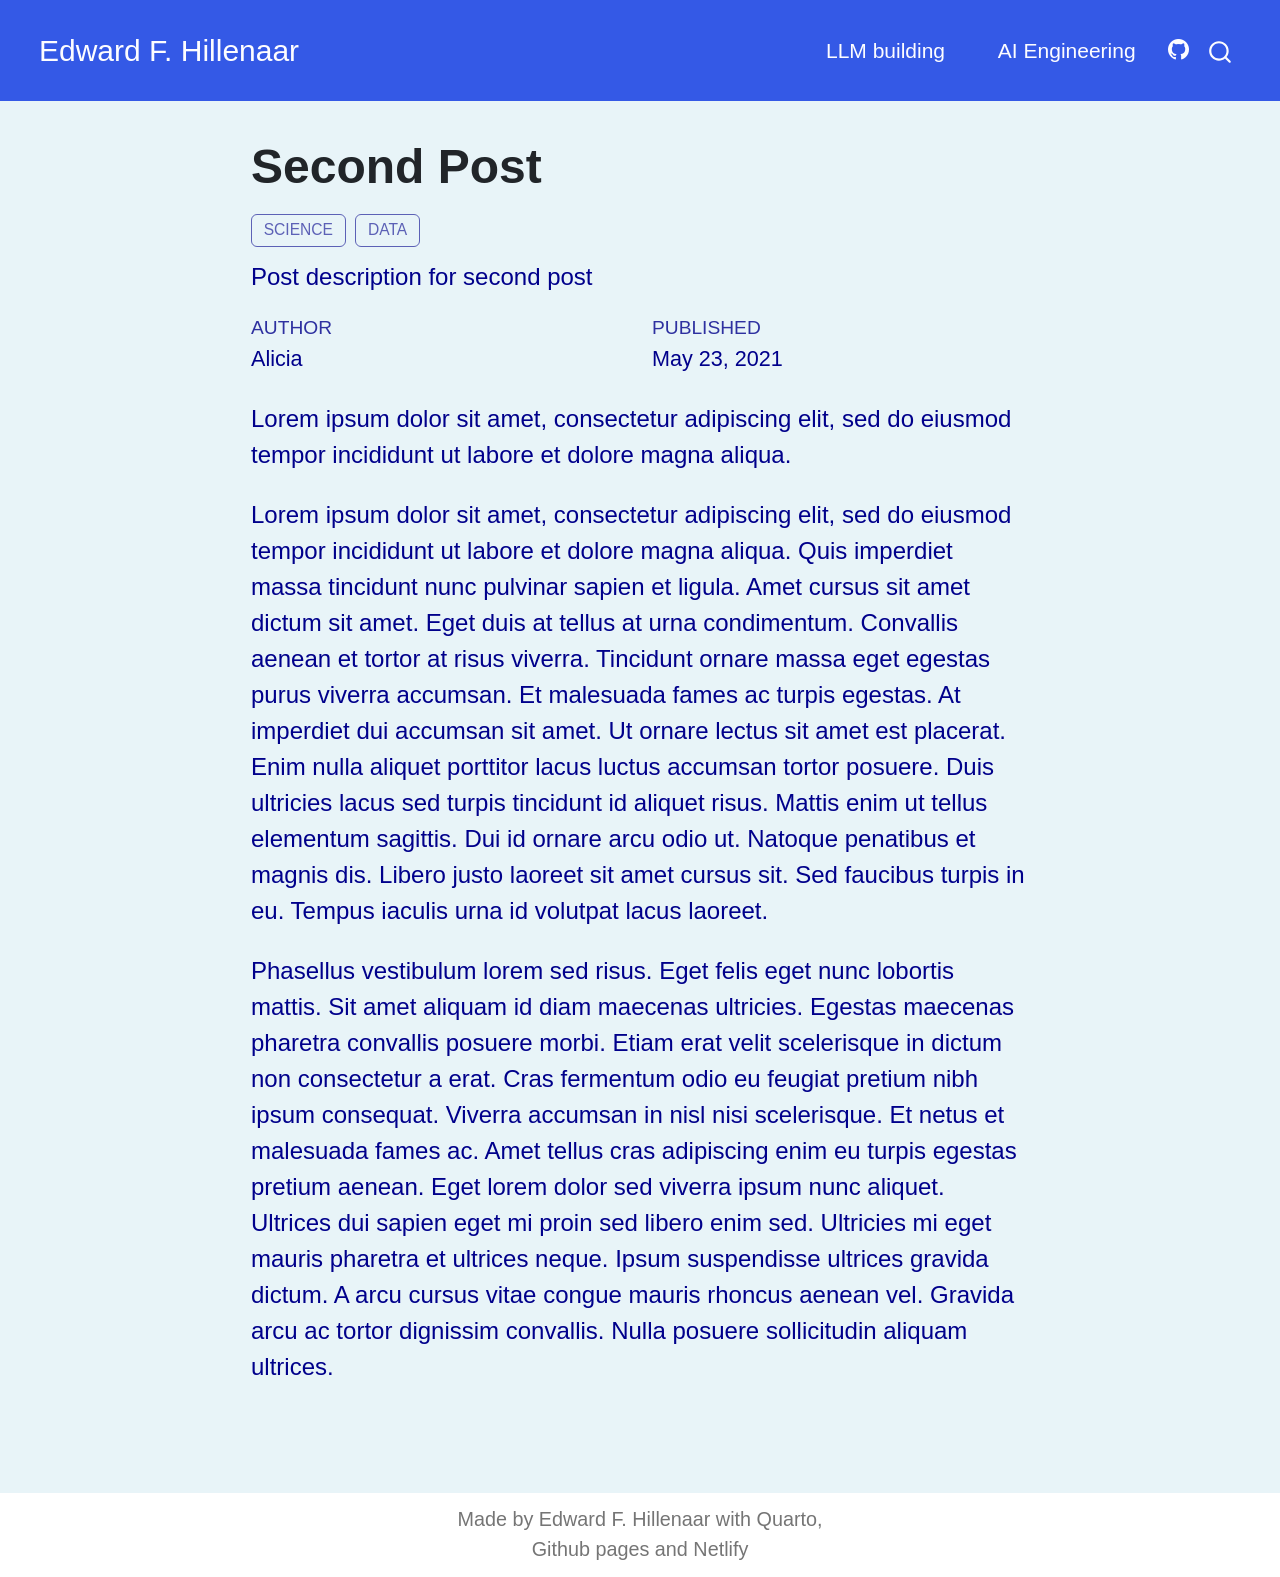
<file: docs/blog/second-post/index.html>
<!DOCTYPE html>
<html xmlns="http://www.w3.org/1999/xhtml" lang="en" xml:lang="en"><head>

<meta charset="utf-8">
<meta name="generator" content="quarto-1.7.32">

<meta name="viewport" content="width=device-width, initial-scale=1.0, user-scalable=yes">

<meta name="author" content="Alicia">
<meta name="dcterms.date" content="2021-05-23">
<meta name="description" content="Post description for second post">

<title>Second Post – Articial Intelligence</title>
<style>
code{white-space: pre-wrap;}
span.smallcaps{font-variant: small-caps;}
div.columns{display: flex; gap: min(4vw, 1.5em);}
div.column{flex: auto; overflow-x: auto;}
div.hanging-indent{margin-left: 1.5em; text-indent: -1.5em;}
ul.task-list{list-style: none;}
ul.task-list li input[type="checkbox"] {
  width: 0.8em;
  margin: 0 0.8em 0.2em -1em; /* quarto-specific, see https://github.com/quarto-dev/quarto-cli/issues/4556 */ 
  vertical-align: middle;
}
</style>


<script src="../../site_libs/quarto-nav/quarto-nav.js"></script>
<script src="../../site_libs/quarto-nav/headroom.min.js"></script>
<script src="../../site_libs/clipboard/clipboard.min.js"></script>
<script src="../../site_libs/quarto-search/autocomplete.umd.js"></script>
<script src="../../site_libs/quarto-search/fuse.min.js"></script>
<script src="../../site_libs/quarto-search/quarto-search.js"></script>
<meta name="quarto:offset" content="../../">
<script src="../../site_libs/quarto-html/quarto.js" type="module"></script>
<script src="../../site_libs/quarto-html/tabsets/tabsets.js" type="module"></script>
<script src="../../site_libs/quarto-html/popper.min.js"></script>
<script src="../../site_libs/quarto-html/tippy.umd.min.js"></script>
<script src="../../site_libs/quarto-html/anchor.min.js"></script>
<link href="../../site_libs/quarto-html/tippy.css" rel="stylesheet">
<link href="../../site_libs/quarto-html/quarto-syntax-highlighting-37eea08aefeeee20ff55810ff984fec1.css" rel="stylesheet" id="quarto-text-highlighting-styles">
<script src="../../site_libs/bootstrap/bootstrap.min.js"></script>
<link href="../../site_libs/bootstrap/bootstrap-icons.css" rel="stylesheet">
<link href="../../site_libs/bootstrap/bootstrap-b4768aa384102c32da49e9902c738c8f.min.css" rel="stylesheet" append-hash="true" id="quarto-bootstrap" data-mode="light">
<script id="quarto-search-options" type="application/json">{
  "location": "navbar",
  "copy-button": false,
  "collapse-after": 3,
  "panel-placement": "end",
  "type": "overlay",
  "limit": 50,
  "keyboard-shortcut": [
    "f",
    "/",
    "s"
  ],
  "show-item-context": false,
  "language": {
    "search-no-results-text": "No results",
    "search-matching-documents-text": "matching documents",
    "search-copy-link-title": "Copy link to search",
    "search-hide-matches-text": "Hide additional matches",
    "search-more-match-text": "more match in this document",
    "search-more-matches-text": "more matches in this document",
    "search-clear-button-title": "Clear",
    "search-text-placeholder": "",
    "search-detached-cancel-button-title": "Cancel",
    "search-submit-button-title": "Submit",
    "search-label": "Search"
  }
}</script>


</head>

<body class="nav-fixed fullcontent quarto-light">

<div id="quarto-search-results"></div>
  <header id="quarto-header" class="headroom fixed-top">
    <nav class="navbar navbar-expand-lg " data-bs-theme="dark">
      <div class="navbar-container container-fluid">
      <div class="navbar-brand-container mx-auto">
    <a class="navbar-brand" href="../../index.html">
    <span class="navbar-title">Edward F. Hillenaar</span>
    </a>
  </div>
            <div id="quarto-search" class="" title="Search"></div>
          <button class="navbar-toggler" type="button" data-bs-toggle="collapse" data-bs-target="#navbarCollapse" aria-controls="navbarCollapse" role="menu" aria-expanded="false" aria-label="Toggle navigation" onclick="if (window.quartoToggleHeadroom) { window.quartoToggleHeadroom(); }">
  <span class="navbar-toggler-icon"></span>
</button>
          <div class="collapse navbar-collapse" id="navbarCollapse">
            <ul class="navbar-nav navbar-nav-scroll ms-auto">
  <li class="nav-item">
    <a class="nav-link" href="../../LLM_building.html"> 
<span class="menu-text">LLM building</span></a>
  </li>  
  <li class="nav-item">
    <a class="nav-link" href="../../AI Engineering.html"> 
<span class="menu-text">AI Engineering</span></a>
  </li>  
</ul>
          </div> <!-- /navcollapse -->
            <div class="quarto-navbar-tools">
    <a href="https://github.com/EdwardHill15/Raschka_youtube" title="" class="quarto-navigation-tool px-1" aria-label=""><i class="bi bi-github"></i></a>
</div>
      </div> <!-- /container-fluid -->
    </nav>
</header>
<!-- content -->
<div id="quarto-content" class="quarto-container page-columns page-rows-contents page-layout-article page-navbar">
<!-- sidebar -->
<!-- margin-sidebar -->
    
<!-- main -->
<main class="content" id="quarto-document-content">

<header id="title-block-header" class="quarto-title-block default">
<div class="quarto-title">
<h1 class="title">Second Post</h1>
  <div class="quarto-categories">
    <div class="quarto-category">Science</div>
    <div class="quarto-category">Data</div>
  </div>
  </div>

<div>
  <div class="description">
    Post description for second post
  </div>
</div>


<div class="quarto-title-meta">

    <div>
    <div class="quarto-title-meta-heading">Author</div>
    <div class="quarto-title-meta-contents">
             <p>Alicia </p>
          </div>
  </div>
    
    <div>
    <div class="quarto-title-meta-heading">Published</div>
    <div class="quarto-title-meta-contents">
      <p class="date">May 23, 2021</p>
    </div>
  </div>
  
    
  </div>
  


</header>


<p>Lorem ipsum dolor sit amet, consectetur adipiscing elit, sed do eiusmod tempor incididunt ut labore et dolore magna aliqua.</p>
<p>Lorem ipsum dolor sit amet, consectetur adipiscing elit, sed do eiusmod tempor incididunt ut labore et dolore magna aliqua. Quis imperdiet massa tincidunt nunc pulvinar sapien et ligula. Amet cursus sit amet dictum sit amet. Eget duis at tellus at urna condimentum. Convallis aenean et tortor at risus viverra. Tincidunt ornare massa eget egestas purus viverra accumsan. Et malesuada fames ac turpis egestas. At imperdiet dui accumsan sit amet. Ut ornare lectus sit amet est placerat. Enim nulla aliquet porttitor lacus luctus accumsan tortor posuere. Duis ultricies lacus sed turpis tincidunt id aliquet risus. Mattis enim ut tellus elementum sagittis. Dui id ornare arcu odio ut. Natoque penatibus et magnis dis. Libero justo laoreet sit amet cursus sit. Sed faucibus turpis in eu. Tempus iaculis urna id volutpat lacus laoreet.</p>
<p>Phasellus vestibulum lorem sed risus. Eget felis eget nunc lobortis mattis. Sit amet aliquam id diam maecenas ultricies. Egestas maecenas pharetra convallis posuere morbi. Etiam erat velit scelerisque in dictum non consectetur a erat. Cras fermentum odio eu feugiat pretium nibh ipsum consequat. Viverra accumsan in nisl nisi scelerisque. Et netus et malesuada fames ac. Amet tellus cras adipiscing enim eu turpis egestas pretium aenean. Eget lorem dolor sed viverra ipsum nunc aliquet. Ultrices dui sapien eget mi proin sed libero enim sed. Ultricies mi eget mauris pharetra et ultrices neque. Ipsum suspendisse ultrices gravida dictum. A arcu cursus vitae congue mauris rhoncus aenean vel. Gravida arcu ac tortor dignissim convallis. Nulla posuere sollicitudin aliquam ultrices.</p>



</main> <!-- /main -->
<script id="quarto-html-after-body" type="application/javascript">
  window.document.addEventListener("DOMContentLoaded", function (event) {
    const icon = "";
    const anchorJS = new window.AnchorJS();
    anchorJS.options = {
      placement: 'right',
      icon: icon
    };
    anchorJS.add('.anchored');
    const isCodeAnnotation = (el) => {
      for (const clz of el.classList) {
        if (clz.startsWith('code-annotation-')) {                     
          return true;
        }
      }
      return false;
    }
    const onCopySuccess = function(e) {
      // button target
      const button = e.trigger;
      // don't keep focus
      button.blur();
      // flash "checked"
      button.classList.add('code-copy-button-checked');
      var currentTitle = button.getAttribute("title");
      button.setAttribute("title", "Copied!");
      let tooltip;
      if (window.bootstrap) {
        button.setAttribute("data-bs-toggle", "tooltip");
        button.setAttribute("data-bs-placement", "left");
        button.setAttribute("data-bs-title", "Copied!");
        tooltip = new bootstrap.Tooltip(button, 
          { trigger: "manual", 
            customClass: "code-copy-button-tooltip",
            offset: [0, -8]});
        tooltip.show();    
      }
      setTimeout(function() {
        if (tooltip) {
          tooltip.hide();
          button.removeAttribute("data-bs-title");
          button.removeAttribute("data-bs-toggle");
          button.removeAttribute("data-bs-placement");
        }
        button.setAttribute("title", currentTitle);
        button.classList.remove('code-copy-button-checked');
      }, 1000);
      // clear code selection
      e.clearSelection();
    }
    const getTextToCopy = function(trigger) {
        const codeEl = trigger.previousElementSibling.cloneNode(true);
        for (const childEl of codeEl.children) {
          if (isCodeAnnotation(childEl)) {
            childEl.remove();
          }
        }
        return codeEl.innerText;
    }
    const clipboard = new window.ClipboardJS('.code-copy-button:not([data-in-quarto-modal])', {
      text: getTextToCopy
    });
    clipboard.on('success', onCopySuccess);
    if (window.document.getElementById('quarto-embedded-source-code-modal')) {
      const clipboardModal = new window.ClipboardJS('.code-copy-button[data-in-quarto-modal]', {
        text: getTextToCopy,
        container: window.document.getElementById('quarto-embedded-source-code-modal')
      });
      clipboardModal.on('success', onCopySuccess);
    }
      var localhostRegex = new RegExp(/^(?:http|https):\/\/localhost\:?[0-9]*\//);
      var mailtoRegex = new RegExp(/^mailto:/);
        var filterRegex = new RegExp('/' + window.location.host + '/');
      var isInternal = (href) => {
          return filterRegex.test(href) || localhostRegex.test(href) || mailtoRegex.test(href);
      }
      // Inspect non-navigation links and adorn them if external
     var links = window.document.querySelectorAll('a[href]:not(.nav-link):not(.navbar-brand):not(.toc-action):not(.sidebar-link):not(.sidebar-item-toggle):not(.pagination-link):not(.no-external):not([aria-hidden]):not(.dropdown-item):not(.quarto-navigation-tool):not(.about-link)');
      for (var i=0; i<links.length; i++) {
        const link = links[i];
        if (!isInternal(link.href)) {
          // undo the damage that might have been done by quarto-nav.js in the case of
          // links that we want to consider external
          if (link.dataset.originalHref !== undefined) {
            link.href = link.dataset.originalHref;
          }
        }
      }
    function tippyHover(el, contentFn, onTriggerFn, onUntriggerFn) {
      const config = {
        allowHTML: true,
        maxWidth: 500,
        delay: 100,
        arrow: false,
        appendTo: function(el) {
            return el.parentElement;
        },
        interactive: true,
        interactiveBorder: 10,
        theme: 'quarto',
        placement: 'bottom-start',
      };
      if (contentFn) {
        config.content = contentFn;
      }
      if (onTriggerFn) {
        config.onTrigger = onTriggerFn;
      }
      if (onUntriggerFn) {
        config.onUntrigger = onUntriggerFn;
      }
      window.tippy(el, config); 
    }
    const noterefs = window.document.querySelectorAll('a[role="doc-noteref"]');
    for (var i=0; i<noterefs.length; i++) {
      const ref = noterefs[i];
      tippyHover(ref, function() {
        // use id or data attribute instead here
        let href = ref.getAttribute('data-footnote-href') || ref.getAttribute('href');
        try { href = new URL(href).hash; } catch {}
        const id = href.replace(/^#\/?/, "");
        const note = window.document.getElementById(id);
        if (note) {
          return note.innerHTML;
        } else {
          return "";
        }
      });
    }
    const xrefs = window.document.querySelectorAll('a.quarto-xref');
    const processXRef = (id, note) => {
      // Strip column container classes
      const stripColumnClz = (el) => {
        el.classList.remove("page-full", "page-columns");
        if (el.children) {
          for (const child of el.children) {
            stripColumnClz(child);
          }
        }
      }
      stripColumnClz(note)
      if (id === null || id.startsWith('sec-')) {
        // Special case sections, only their first couple elements
        const container = document.createElement("div");
        if (note.children && note.children.length > 2) {
          container.appendChild(note.children[0].cloneNode(true));
          for (let i = 1; i < note.children.length; i++) {
            const child = note.children[i];
            if (child.tagName === "P" && child.innerText === "") {
              continue;
            } else {
              container.appendChild(child.cloneNode(true));
              break;
            }
          }
          if (window.Quarto?.typesetMath) {
            window.Quarto.typesetMath(container);
          }
          return container.innerHTML
        } else {
          if (window.Quarto?.typesetMath) {
            window.Quarto.typesetMath(note);
          }
          return note.innerHTML;
        }
      } else {
        // Remove any anchor links if they are present
        const anchorLink = note.querySelector('a.anchorjs-link');
        if (anchorLink) {
          anchorLink.remove();
        }
        if (window.Quarto?.typesetMath) {
          window.Quarto.typesetMath(note);
        }
        if (note.classList.contains("callout")) {
          return note.outerHTML;
        } else {
          return note.innerHTML;
        }
      }
    }
    for (var i=0; i<xrefs.length; i++) {
      const xref = xrefs[i];
      tippyHover(xref, undefined, function(instance) {
        instance.disable();
        let url = xref.getAttribute('href');
        let hash = undefined; 
        if (url.startsWith('#')) {
          hash = url;
        } else {
          try { hash = new URL(url).hash; } catch {}
        }
        if (hash) {
          const id = hash.replace(/^#\/?/, "");
          const note = window.document.getElementById(id);
          if (note !== null) {
            try {
              const html = processXRef(id, note.cloneNode(true));
              instance.setContent(html);
            } finally {
              instance.enable();
              instance.show();
            }
          } else {
            // See if we can fetch this
            fetch(url.split('#')[0])
            .then(res => res.text())
            .then(html => {
              const parser = new DOMParser();
              const htmlDoc = parser.parseFromString(html, "text/html");
              const note = htmlDoc.getElementById(id);
              if (note !== null) {
                const html = processXRef(id, note);
                instance.setContent(html);
              } 
            }).finally(() => {
              instance.enable();
              instance.show();
            });
          }
        } else {
          // See if we can fetch a full url (with no hash to target)
          // This is a special case and we should probably do some content thinning / targeting
          fetch(url)
          .then(res => res.text())
          .then(html => {
            const parser = new DOMParser();
            const htmlDoc = parser.parseFromString(html, "text/html");
            const note = htmlDoc.querySelector('main.content');
            if (note !== null) {
              // This should only happen for chapter cross references
              // (since there is no id in the URL)
              // remove the first header
              if (note.children.length > 0 && note.children[0].tagName === "HEADER") {
                note.children[0].remove();
              }
              const html = processXRef(null, note);
              instance.setContent(html);
            } 
          }).finally(() => {
            instance.enable();
            instance.show();
          });
        }
      }, function(instance) {
      });
    }
        let selectedAnnoteEl;
        const selectorForAnnotation = ( cell, annotation) => {
          let cellAttr = 'data-code-cell="' + cell + '"';
          let lineAttr = 'data-code-annotation="' +  annotation + '"';
          const selector = 'span[' + cellAttr + '][' + lineAttr + ']';
          return selector;
        }
        const selectCodeLines = (annoteEl) => {
          const doc = window.document;
          const targetCell = annoteEl.getAttribute("data-target-cell");
          const targetAnnotation = annoteEl.getAttribute("data-target-annotation");
          const annoteSpan = window.document.querySelector(selectorForAnnotation(targetCell, targetAnnotation));
          const lines = annoteSpan.getAttribute("data-code-lines").split(",");
          const lineIds = lines.map((line) => {
            return targetCell + "-" + line;
          })
          let top = null;
          let height = null;
          let parent = null;
          if (lineIds.length > 0) {
              //compute the position of the single el (top and bottom and make a div)
              const el = window.document.getElementById(lineIds[0]);
              top = el.offsetTop;
              height = el.offsetHeight;
              parent = el.parentElement.parentElement;
            if (lineIds.length > 1) {
              const lastEl = window.document.getElementById(lineIds[lineIds.length - 1]);
              const bottom = lastEl.offsetTop + lastEl.offsetHeight;
              height = bottom - top;
            }
            if (top !== null && height !== null && parent !== null) {
              // cook up a div (if necessary) and position it 
              let div = window.document.getElementById("code-annotation-line-highlight");
              if (div === null) {
                div = window.document.createElement("div");
                div.setAttribute("id", "code-annotation-line-highlight");
                div.style.position = 'absolute';
                parent.appendChild(div);
              }
              div.style.top = top - 2 + "px";
              div.style.height = height + 4 + "px";
              div.style.left = 0;
              let gutterDiv = window.document.getElementById("code-annotation-line-highlight-gutter");
              if (gutterDiv === null) {
                gutterDiv = window.document.createElement("div");
                gutterDiv.setAttribute("id", "code-annotation-line-highlight-gutter");
                gutterDiv.style.position = 'absolute';
                const codeCell = window.document.getElementById(targetCell);
                const gutter = codeCell.querySelector('.code-annotation-gutter');
                gutter.appendChild(gutterDiv);
              }
              gutterDiv.style.top = top - 2 + "px";
              gutterDiv.style.height = height + 4 + "px";
            }
            selectedAnnoteEl = annoteEl;
          }
        };
        const unselectCodeLines = () => {
          const elementsIds = ["code-annotation-line-highlight", "code-annotation-line-highlight-gutter"];
          elementsIds.forEach((elId) => {
            const div = window.document.getElementById(elId);
            if (div) {
              div.remove();
            }
          });
          selectedAnnoteEl = undefined;
        };
          // Handle positioning of the toggle
      window.addEventListener(
        "resize",
        throttle(() => {
          elRect = undefined;
          if (selectedAnnoteEl) {
            selectCodeLines(selectedAnnoteEl);
          }
        }, 10)
      );
      function throttle(fn, ms) {
      let throttle = false;
      let timer;
        return (...args) => {
          if(!throttle) { // first call gets through
              fn.apply(this, args);
              throttle = true;
          } else { // all the others get throttled
              if(timer) clearTimeout(timer); // cancel #2
              timer = setTimeout(() => {
                fn.apply(this, args);
                timer = throttle = false;
              }, ms);
          }
        };
      }
        // Attach click handler to the DT
        const annoteDls = window.document.querySelectorAll('dt[data-target-cell]');
        for (const annoteDlNode of annoteDls) {
          annoteDlNode.addEventListener('click', (event) => {
            const clickedEl = event.target;
            if (clickedEl !== selectedAnnoteEl) {
              unselectCodeLines();
              const activeEl = window.document.querySelector('dt[data-target-cell].code-annotation-active');
              if (activeEl) {
                activeEl.classList.remove('code-annotation-active');
              }
              selectCodeLines(clickedEl);
              clickedEl.classList.add('code-annotation-active');
            } else {
              // Unselect the line
              unselectCodeLines();
              clickedEl.classList.remove('code-annotation-active');
            }
          });
        }
    const findCites = (el) => {
      const parentEl = el.parentElement;
      if (parentEl) {
        const cites = parentEl.dataset.cites;
        if (cites) {
          return {
            el,
            cites: cites.split(' ')
          };
        } else {
          return findCites(el.parentElement)
        }
      } else {
        return undefined;
      }
    };
    var bibliorefs = window.document.querySelectorAll('a[role="doc-biblioref"]');
    for (var i=0; i<bibliorefs.length; i++) {
      const ref = bibliorefs[i];
      const citeInfo = findCites(ref);
      if (citeInfo) {
        tippyHover(citeInfo.el, function() {
          var popup = window.document.createElement('div');
          citeInfo.cites.forEach(function(cite) {
            var citeDiv = window.document.createElement('div');
            citeDiv.classList.add('hanging-indent');
            citeDiv.classList.add('csl-entry');
            var biblioDiv = window.document.getElementById('ref-' + cite);
            if (biblioDiv) {
              citeDiv.innerHTML = biblioDiv.innerHTML;
            }
            popup.appendChild(citeDiv);
          });
          return popup.innerHTML;
        });
      }
    }
  });
  </script>
</div> <!-- /content -->
<footer class="footer">
  <div class="nav-footer">
    <div class="nav-footer-left">
      &nbsp;
    </div>   
    <div class="nav-footer-center">
<p>Made by Edward F. Hillenaar with Quarto, Github pages and Netlify</p>
</div>
    <div class="nav-footer-right">
      &nbsp;
    </div>
  </div>
</footer>




</body></html>
</file>
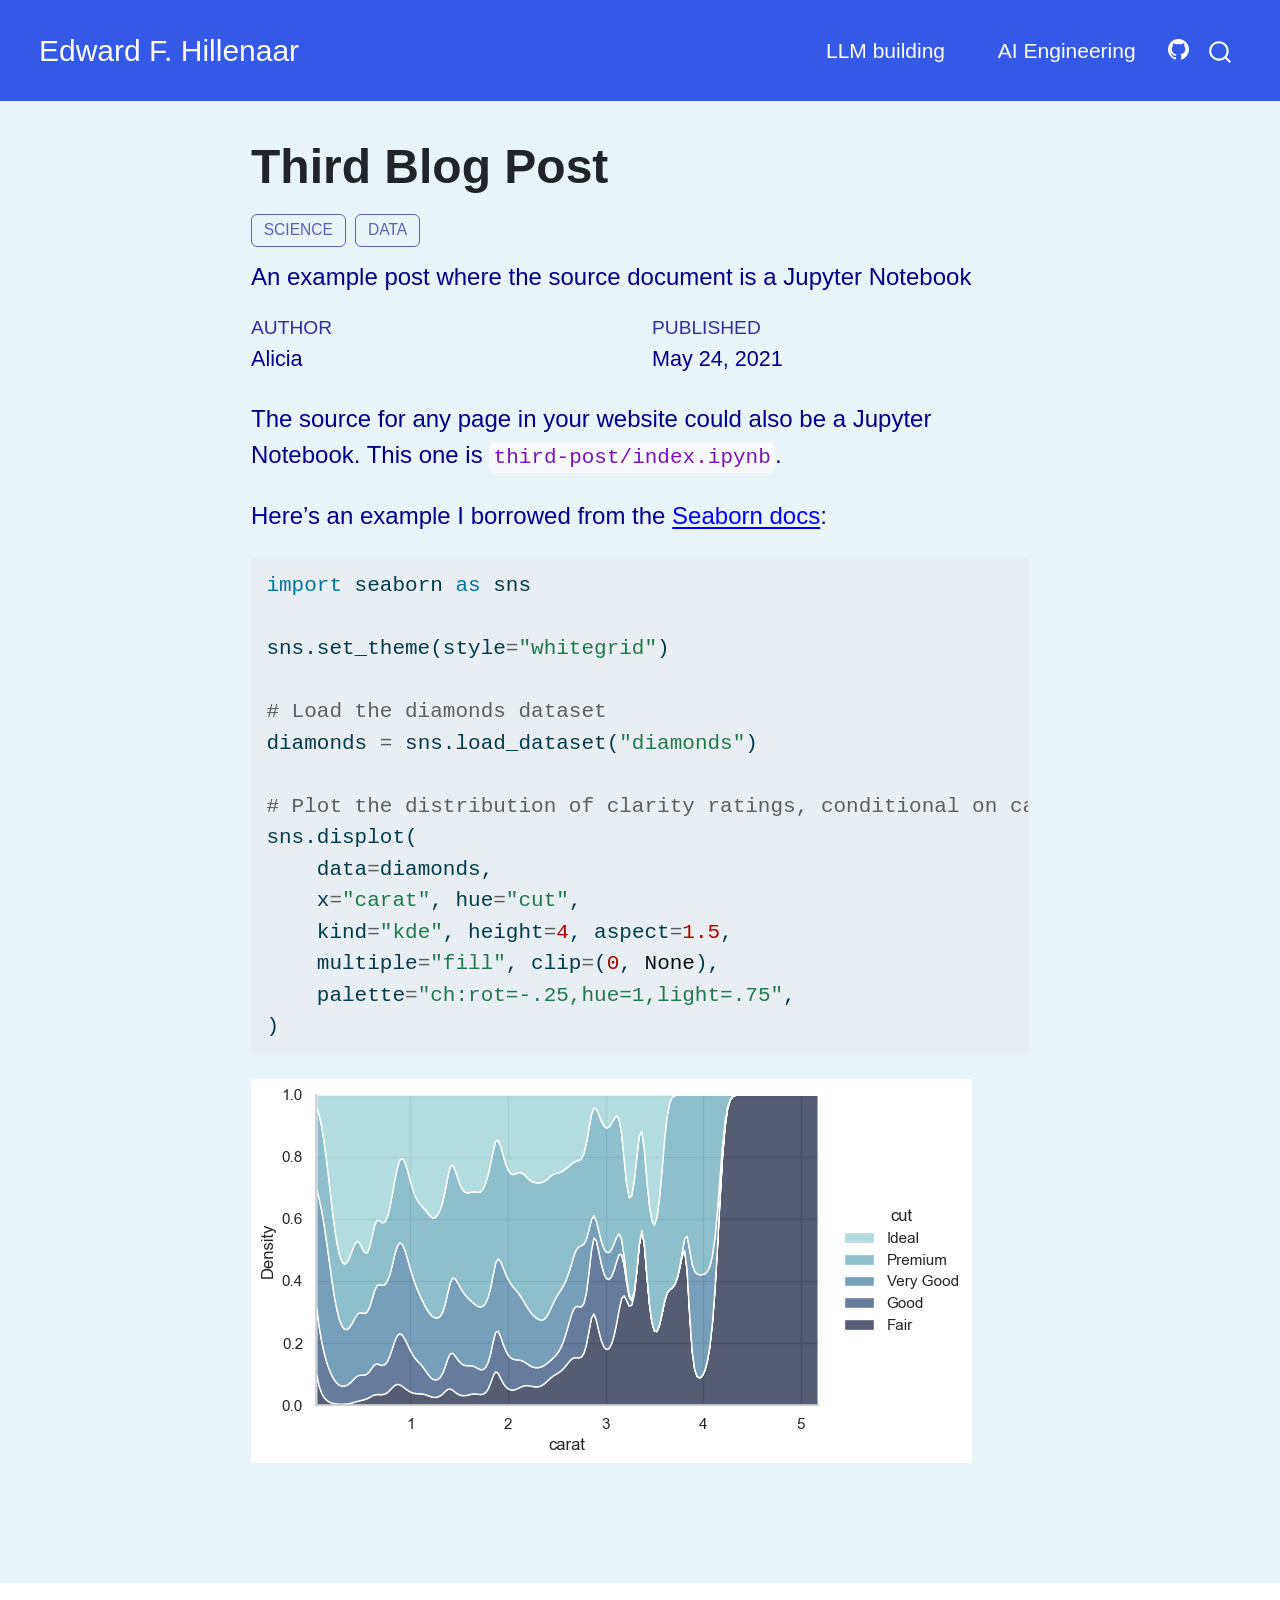
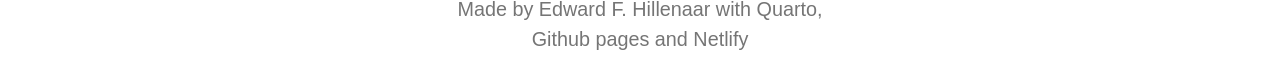
<file: docs/blog/third-post/index.html>
<!DOCTYPE html>
<html xmlns="http://www.w3.org/1999/xhtml" lang="en" xml:lang="en"><head>

<meta charset="utf-8">
<meta name="generator" content="quarto-1.7.32">

<meta name="viewport" content="width=device-width, initial-scale=1.0, user-scalable=yes">

<meta name="author" content="Alicia">
<meta name="dcterms.date" content="2021-05-24">
<meta name="description" content="An example post where the source document is a Jupyter Notebook">

<title>Third Blog Post – Articial Intelligence</title>
<style>
code{white-space: pre-wrap;}
span.smallcaps{font-variant: small-caps;}
div.columns{display: flex; gap: min(4vw, 1.5em);}
div.column{flex: auto; overflow-x: auto;}
div.hanging-indent{margin-left: 1.5em; text-indent: -1.5em;}
ul.task-list{list-style: none;}
ul.task-list li input[type="checkbox"] {
  width: 0.8em;
  margin: 0 0.8em 0.2em -1em; /* quarto-specific, see https://github.com/quarto-dev/quarto-cli/issues/4556 */ 
  vertical-align: middle;
}
/* CSS for syntax highlighting */
html { -webkit-text-size-adjust: 100%; }
pre > code.sourceCode { white-space: pre; position: relative; }
pre > code.sourceCode > span { display: inline-block; line-height: 1.25; }
pre > code.sourceCode > span:empty { height: 1.2em; }
.sourceCode { overflow: visible; }
code.sourceCode > span { color: inherit; text-decoration: inherit; }
div.sourceCode { margin: 1em 0; }
pre.sourceCode { margin: 0; }
@media screen {
div.sourceCode { overflow: auto; }
}
@media print {
pre > code.sourceCode { white-space: pre-wrap; }
pre > code.sourceCode > span { text-indent: -5em; padding-left: 5em; }
}
pre.numberSource code
  { counter-reset: source-line 0; }
pre.numberSource code > span
  { position: relative; left: -4em; counter-increment: source-line; }
pre.numberSource code > span > a:first-child::before
  { content: counter(source-line);
    position: relative; left: -1em; text-align: right; vertical-align: baseline;
    border: none; display: inline-block;
    -webkit-touch-callout: none; -webkit-user-select: none;
    -khtml-user-select: none; -moz-user-select: none;
    -ms-user-select: none; user-select: none;
    padding: 0 4px; width: 4em;
  }
pre.numberSource { margin-left: 3em;  padding-left: 4px; }
div.sourceCode
  {   }
@media screen {
pre > code.sourceCode > span > a:first-child::before { text-decoration: underline; }
}
</style>


<script src="../../site_libs/quarto-nav/quarto-nav.js"></script>
<script src="../../site_libs/quarto-nav/headroom.min.js"></script>
<script src="../../site_libs/clipboard/clipboard.min.js"></script>
<script src="../../site_libs/quarto-search/autocomplete.umd.js"></script>
<script src="../../site_libs/quarto-search/fuse.min.js"></script>
<script src="../../site_libs/quarto-search/quarto-search.js"></script>
<meta name="quarto:offset" content="../../">
<script src="../../site_libs/quarto-html/quarto.js" type="module"></script>
<script src="../../site_libs/quarto-html/tabsets/tabsets.js" type="module"></script>
<script src="../../site_libs/quarto-html/popper.min.js"></script>
<script src="../../site_libs/quarto-html/tippy.umd.min.js"></script>
<script src="../../site_libs/quarto-html/anchor.min.js"></script>
<link href="../../site_libs/quarto-html/tippy.css" rel="stylesheet">
<link href="../../site_libs/quarto-html/quarto-syntax-highlighting-37eea08aefeeee20ff55810ff984fec1.css" rel="stylesheet" id="quarto-text-highlighting-styles">
<script src="../../site_libs/bootstrap/bootstrap.min.js"></script>
<link href="../../site_libs/bootstrap/bootstrap-icons.css" rel="stylesheet">
<link href="../../site_libs/bootstrap/bootstrap-b4768aa384102c32da49e9902c738c8f.min.css" rel="stylesheet" append-hash="true" id="quarto-bootstrap" data-mode="light">
<script id="quarto-search-options" type="application/json">{
  "location": "navbar",
  "copy-button": false,
  "collapse-after": 3,
  "panel-placement": "end",
  "type": "overlay",
  "limit": 50,
  "keyboard-shortcut": [
    "f",
    "/",
    "s"
  ],
  "show-item-context": false,
  "language": {
    "search-no-results-text": "No results",
    "search-matching-documents-text": "matching documents",
    "search-copy-link-title": "Copy link to search",
    "search-hide-matches-text": "Hide additional matches",
    "search-more-match-text": "more match in this document",
    "search-more-matches-text": "more matches in this document",
    "search-clear-button-title": "Clear",
    "search-text-placeholder": "",
    "search-detached-cancel-button-title": "Cancel",
    "search-submit-button-title": "Submit",
    "search-label": "Search"
  }
}</script>


</head>

<body class="nav-fixed fullcontent quarto-light">

<div id="quarto-search-results"></div>
  <header id="quarto-header" class="headroom fixed-top">
    <nav class="navbar navbar-expand-lg " data-bs-theme="dark">
      <div class="navbar-container container-fluid">
      <div class="navbar-brand-container mx-auto">
    <a class="navbar-brand" href="../../index.html">
    <span class="navbar-title">Edward F. Hillenaar</span>
    </a>
  </div>
            <div id="quarto-search" class="" title="Search"></div>
          <button class="navbar-toggler" type="button" data-bs-toggle="collapse" data-bs-target="#navbarCollapse" aria-controls="navbarCollapse" role="menu" aria-expanded="false" aria-label="Toggle navigation" onclick="if (window.quartoToggleHeadroom) { window.quartoToggleHeadroom(); }">
  <span class="navbar-toggler-icon"></span>
</button>
          <div class="collapse navbar-collapse" id="navbarCollapse">
            <ul class="navbar-nav navbar-nav-scroll ms-auto">
  <li class="nav-item">
    <a class="nav-link" href="../../LLM_building.html"> 
<span class="menu-text">LLM building</span></a>
  </li>  
  <li class="nav-item">
    <a class="nav-link" href="../../AI Engineering.html"> 
<span class="menu-text">AI Engineering</span></a>
  </li>  
</ul>
          </div> <!-- /navcollapse -->
            <div class="quarto-navbar-tools">
    <a href="https://github.com/EdwardHill15/Raschka_youtube" title="" class="quarto-navigation-tool px-1" aria-label=""><i class="bi bi-github"></i></a>
</div>
      </div> <!-- /container-fluid -->
    </nav>
</header>
<!-- content -->
<div id="quarto-content" class="quarto-container page-columns page-rows-contents page-layout-article page-navbar">
<!-- sidebar -->
<!-- margin-sidebar -->
    
<!-- main -->
<main class="content" id="quarto-document-content">

<header id="title-block-header" class="quarto-title-block default">
<div class="quarto-title">
<h1 class="title">Third Blog Post</h1>
  <div class="quarto-categories">
    <div class="quarto-category">Science</div>
    <div class="quarto-category">Data</div>
  </div>
  </div>

<div>
  <div class="description">
    An example post where the source document is a Jupyter Notebook
  </div>
</div>


<div class="quarto-title-meta">

    <div>
    <div class="quarto-title-meta-heading">Author</div>
    <div class="quarto-title-meta-contents">
             <p>Alicia </p>
          </div>
  </div>
    
    <div>
    <div class="quarto-title-meta-heading">Published</div>
    <div class="quarto-title-meta-contents">
      <p class="date">May 24, 2021</p>
    </div>
  </div>
  
    
  </div>
  


</header>


<p>The source for any page in your website could also be a Jupyter Notebook. This one is <code>third-post/index.ipynb</code>.</p>
<p>Here’s an example I borrowed from the <a href="https://seaborn.pydata.org/examples/multiple_conditional_kde.html">Seaborn docs</a>:</p>
<div id="cell-3" class="cell" data-execution_count="8">
<div class="sourceCode cell-code" id="cb1"><pre class="sourceCode python code-with-copy"><code class="sourceCode python"><span id="cb1-1"><a href="#cb1-1" aria-hidden="true" tabindex="-1"></a><span class="im">import</span> seaborn <span class="im">as</span> sns</span>
<span id="cb1-2"><a href="#cb1-2" aria-hidden="true" tabindex="-1"></a></span>
<span id="cb1-3"><a href="#cb1-3" aria-hidden="true" tabindex="-1"></a>sns.set_theme(style<span class="op">=</span><span class="st">"whitegrid"</span>)</span>
<span id="cb1-4"><a href="#cb1-4" aria-hidden="true" tabindex="-1"></a></span>
<span id="cb1-5"><a href="#cb1-5" aria-hidden="true" tabindex="-1"></a><span class="co"># Load the diamonds dataset</span></span>
<span id="cb1-6"><a href="#cb1-6" aria-hidden="true" tabindex="-1"></a>diamonds <span class="op">=</span> sns.load_dataset(<span class="st">"diamonds"</span>)</span>
<span id="cb1-7"><a href="#cb1-7" aria-hidden="true" tabindex="-1"></a></span>
<span id="cb1-8"><a href="#cb1-8" aria-hidden="true" tabindex="-1"></a><span class="co"># Plot the distribution of clarity ratings, conditional on carat</span></span>
<span id="cb1-9"><a href="#cb1-9" aria-hidden="true" tabindex="-1"></a>sns.displot(</span>
<span id="cb1-10"><a href="#cb1-10" aria-hidden="true" tabindex="-1"></a>    data<span class="op">=</span>diamonds,</span>
<span id="cb1-11"><a href="#cb1-11" aria-hidden="true" tabindex="-1"></a>    x<span class="op">=</span><span class="st">"carat"</span>, hue<span class="op">=</span><span class="st">"cut"</span>,</span>
<span id="cb1-12"><a href="#cb1-12" aria-hidden="true" tabindex="-1"></a>    kind<span class="op">=</span><span class="st">"kde"</span>, height<span class="op">=</span><span class="dv">4</span>, aspect<span class="op">=</span><span class="fl">1.5</span>,</span>
<span id="cb1-13"><a href="#cb1-13" aria-hidden="true" tabindex="-1"></a>    multiple<span class="op">=</span><span class="st">"fill"</span>, clip<span class="op">=</span>(<span class="dv">0</span>, <span class="va">None</span>),</span>
<span id="cb1-14"><a href="#cb1-14" aria-hidden="true" tabindex="-1"></a>    palette<span class="op">=</span><span class="st">"ch:rot=-.25,hue=1,light=.75"</span>,   </span>
<span id="cb1-15"><a href="#cb1-15" aria-hidden="true" tabindex="-1"></a>)</span></code><button title="Copy to Clipboard" class="code-copy-button"><i class="bi"></i></button></pre></div>
<div class="cell-output cell-output-display">
<div>
<figure class="figure">
<p><img src="index_files/figure-html/cell-2-output-1.png" class="img-fluid figure-img"></p>
</figure>
</div>
</div>
</div>



</main> <!-- /main -->
<script id="quarto-html-after-body" type="application/javascript">
  window.document.addEventListener("DOMContentLoaded", function (event) {
    const icon = "";
    const anchorJS = new window.AnchorJS();
    anchorJS.options = {
      placement: 'right',
      icon: icon
    };
    anchorJS.add('.anchored');
    const isCodeAnnotation = (el) => {
      for (const clz of el.classList) {
        if (clz.startsWith('code-annotation-')) {                     
          return true;
        }
      }
      return false;
    }
    const onCopySuccess = function(e) {
      // button target
      const button = e.trigger;
      // don't keep focus
      button.blur();
      // flash "checked"
      button.classList.add('code-copy-button-checked');
      var currentTitle = button.getAttribute("title");
      button.setAttribute("title", "Copied!");
      let tooltip;
      if (window.bootstrap) {
        button.setAttribute("data-bs-toggle", "tooltip");
        button.setAttribute("data-bs-placement", "left");
        button.setAttribute("data-bs-title", "Copied!");
        tooltip = new bootstrap.Tooltip(button, 
          { trigger: "manual", 
            customClass: "code-copy-button-tooltip",
            offset: [0, -8]});
        tooltip.show();    
      }
      setTimeout(function() {
        if (tooltip) {
          tooltip.hide();
          button.removeAttribute("data-bs-title");
          button.removeAttribute("data-bs-toggle");
          button.removeAttribute("data-bs-placement");
        }
        button.setAttribute("title", currentTitle);
        button.classList.remove('code-copy-button-checked');
      }, 1000);
      // clear code selection
      e.clearSelection();
    }
    const getTextToCopy = function(trigger) {
        const codeEl = trigger.previousElementSibling.cloneNode(true);
        for (const childEl of codeEl.children) {
          if (isCodeAnnotation(childEl)) {
            childEl.remove();
          }
        }
        return codeEl.innerText;
    }
    const clipboard = new window.ClipboardJS('.code-copy-button:not([data-in-quarto-modal])', {
      text: getTextToCopy
    });
    clipboard.on('success', onCopySuccess);
    if (window.document.getElementById('quarto-embedded-source-code-modal')) {
      const clipboardModal = new window.ClipboardJS('.code-copy-button[data-in-quarto-modal]', {
        text: getTextToCopy,
        container: window.document.getElementById('quarto-embedded-source-code-modal')
      });
      clipboardModal.on('success', onCopySuccess);
    }
      var localhostRegex = new RegExp(/^(?:http|https):\/\/localhost\:?[0-9]*\//);
      var mailtoRegex = new RegExp(/^mailto:/);
        var filterRegex = new RegExp('/' + window.location.host + '/');
      var isInternal = (href) => {
          return filterRegex.test(href) || localhostRegex.test(href) || mailtoRegex.test(href);
      }
      // Inspect non-navigation links and adorn them if external
     var links = window.document.querySelectorAll('a[href]:not(.nav-link):not(.navbar-brand):not(.toc-action):not(.sidebar-link):not(.sidebar-item-toggle):not(.pagination-link):not(.no-external):not([aria-hidden]):not(.dropdown-item):not(.quarto-navigation-tool):not(.about-link)');
      for (var i=0; i<links.length; i++) {
        const link = links[i];
        if (!isInternal(link.href)) {
          // undo the damage that might have been done by quarto-nav.js in the case of
          // links that we want to consider external
          if (link.dataset.originalHref !== undefined) {
            link.href = link.dataset.originalHref;
          }
        }
      }
    function tippyHover(el, contentFn, onTriggerFn, onUntriggerFn) {
      const config = {
        allowHTML: true,
        maxWidth: 500,
        delay: 100,
        arrow: false,
        appendTo: function(el) {
            return el.parentElement;
        },
        interactive: true,
        interactiveBorder: 10,
        theme: 'quarto',
        placement: 'bottom-start',
      };
      if (contentFn) {
        config.content = contentFn;
      }
      if (onTriggerFn) {
        config.onTrigger = onTriggerFn;
      }
      if (onUntriggerFn) {
        config.onUntrigger = onUntriggerFn;
      }
      window.tippy(el, config); 
    }
    const noterefs = window.document.querySelectorAll('a[role="doc-noteref"]');
    for (var i=0; i<noterefs.length; i++) {
      const ref = noterefs[i];
      tippyHover(ref, function() {
        // use id or data attribute instead here
        let href = ref.getAttribute('data-footnote-href') || ref.getAttribute('href');
        try { href = new URL(href).hash; } catch {}
        const id = href.replace(/^#\/?/, "");
        const note = window.document.getElementById(id);
        if (note) {
          return note.innerHTML;
        } else {
          return "";
        }
      });
    }
    const xrefs = window.document.querySelectorAll('a.quarto-xref');
    const processXRef = (id, note) => {
      // Strip column container classes
      const stripColumnClz = (el) => {
        el.classList.remove("page-full", "page-columns");
        if (el.children) {
          for (const child of el.children) {
            stripColumnClz(child);
          }
        }
      }
      stripColumnClz(note)
      if (id === null || id.startsWith('sec-')) {
        // Special case sections, only their first couple elements
        const container = document.createElement("div");
        if (note.children && note.children.length > 2) {
          container.appendChild(note.children[0].cloneNode(true));
          for (let i = 1; i < note.children.length; i++) {
            const child = note.children[i];
            if (child.tagName === "P" && child.innerText === "") {
              continue;
            } else {
              container.appendChild(child.cloneNode(true));
              break;
            }
          }
          if (window.Quarto?.typesetMath) {
            window.Quarto.typesetMath(container);
          }
          return container.innerHTML
        } else {
          if (window.Quarto?.typesetMath) {
            window.Quarto.typesetMath(note);
          }
          return note.innerHTML;
        }
      } else {
        // Remove any anchor links if they are present
        const anchorLink = note.querySelector('a.anchorjs-link');
        if (anchorLink) {
          anchorLink.remove();
        }
        if (window.Quarto?.typesetMath) {
          window.Quarto.typesetMath(note);
        }
        if (note.classList.contains("callout")) {
          return note.outerHTML;
        } else {
          return note.innerHTML;
        }
      }
    }
    for (var i=0; i<xrefs.length; i++) {
      const xref = xrefs[i];
      tippyHover(xref, undefined, function(instance) {
        instance.disable();
        let url = xref.getAttribute('href');
        let hash = undefined; 
        if (url.startsWith('#')) {
          hash = url;
        } else {
          try { hash = new URL(url).hash; } catch {}
        }
        if (hash) {
          const id = hash.replace(/^#\/?/, "");
          const note = window.document.getElementById(id);
          if (note !== null) {
            try {
              const html = processXRef(id, note.cloneNode(true));
              instance.setContent(html);
            } finally {
              instance.enable();
              instance.show();
            }
          } else {
            // See if we can fetch this
            fetch(url.split('#')[0])
            .then(res => res.text())
            .then(html => {
              const parser = new DOMParser();
              const htmlDoc = parser.parseFromString(html, "text/html");
              const note = htmlDoc.getElementById(id);
              if (note !== null) {
                const html = processXRef(id, note);
                instance.setContent(html);
              } 
            }).finally(() => {
              instance.enable();
              instance.show();
            });
          }
        } else {
          // See if we can fetch a full url (with no hash to target)
          // This is a special case and we should probably do some content thinning / targeting
          fetch(url)
          .then(res => res.text())
          .then(html => {
            const parser = new DOMParser();
            const htmlDoc = parser.parseFromString(html, "text/html");
            const note = htmlDoc.querySelector('main.content');
            if (note !== null) {
              // This should only happen for chapter cross references
              // (since there is no id in the URL)
              // remove the first header
              if (note.children.length > 0 && note.children[0].tagName === "HEADER") {
                note.children[0].remove();
              }
              const html = processXRef(null, note);
              instance.setContent(html);
            } 
          }).finally(() => {
            instance.enable();
            instance.show();
          });
        }
      }, function(instance) {
      });
    }
        let selectedAnnoteEl;
        const selectorForAnnotation = ( cell, annotation) => {
          let cellAttr = 'data-code-cell="' + cell + '"';
          let lineAttr = 'data-code-annotation="' +  annotation + '"';
          const selector = 'span[' + cellAttr + '][' + lineAttr + ']';
          return selector;
        }
        const selectCodeLines = (annoteEl) => {
          const doc = window.document;
          const targetCell = annoteEl.getAttribute("data-target-cell");
          const targetAnnotation = annoteEl.getAttribute("data-target-annotation");
          const annoteSpan = window.document.querySelector(selectorForAnnotation(targetCell, targetAnnotation));
          const lines = annoteSpan.getAttribute("data-code-lines").split(",");
          const lineIds = lines.map((line) => {
            return targetCell + "-" + line;
          })
          let top = null;
          let height = null;
          let parent = null;
          if (lineIds.length > 0) {
              //compute the position of the single el (top and bottom and make a div)
              const el = window.document.getElementById(lineIds[0]);
              top = el.offsetTop;
              height = el.offsetHeight;
              parent = el.parentElement.parentElement;
            if (lineIds.length > 1) {
              const lastEl = window.document.getElementById(lineIds[lineIds.length - 1]);
              const bottom = lastEl.offsetTop + lastEl.offsetHeight;
              height = bottom - top;
            }
            if (top !== null && height !== null && parent !== null) {
              // cook up a div (if necessary) and position it 
              let div = window.document.getElementById("code-annotation-line-highlight");
              if (div === null) {
                div = window.document.createElement("div");
                div.setAttribute("id", "code-annotation-line-highlight");
                div.style.position = 'absolute';
                parent.appendChild(div);
              }
              div.style.top = top - 2 + "px";
              div.style.height = height + 4 + "px";
              div.style.left = 0;
              let gutterDiv = window.document.getElementById("code-annotation-line-highlight-gutter");
              if (gutterDiv === null) {
                gutterDiv = window.document.createElement("div");
                gutterDiv.setAttribute("id", "code-annotation-line-highlight-gutter");
                gutterDiv.style.position = 'absolute';
                const codeCell = window.document.getElementById(targetCell);
                const gutter = codeCell.querySelector('.code-annotation-gutter');
                gutter.appendChild(gutterDiv);
              }
              gutterDiv.style.top = top - 2 + "px";
              gutterDiv.style.height = height + 4 + "px";
            }
            selectedAnnoteEl = annoteEl;
          }
        };
        const unselectCodeLines = () => {
          const elementsIds = ["code-annotation-line-highlight", "code-annotation-line-highlight-gutter"];
          elementsIds.forEach((elId) => {
            const div = window.document.getElementById(elId);
            if (div) {
              div.remove();
            }
          });
          selectedAnnoteEl = undefined;
        };
          // Handle positioning of the toggle
      window.addEventListener(
        "resize",
        throttle(() => {
          elRect = undefined;
          if (selectedAnnoteEl) {
            selectCodeLines(selectedAnnoteEl);
          }
        }, 10)
      );
      function throttle(fn, ms) {
      let throttle = false;
      let timer;
        return (...args) => {
          if(!throttle) { // first call gets through
              fn.apply(this, args);
              throttle = true;
          } else { // all the others get throttled
              if(timer) clearTimeout(timer); // cancel #2
              timer = setTimeout(() => {
                fn.apply(this, args);
                timer = throttle = false;
              }, ms);
          }
        };
      }
        // Attach click handler to the DT
        const annoteDls = window.document.querySelectorAll('dt[data-target-cell]');
        for (const annoteDlNode of annoteDls) {
          annoteDlNode.addEventListener('click', (event) => {
            const clickedEl = event.target;
            if (clickedEl !== selectedAnnoteEl) {
              unselectCodeLines();
              const activeEl = window.document.querySelector('dt[data-target-cell].code-annotation-active');
              if (activeEl) {
                activeEl.classList.remove('code-annotation-active');
              }
              selectCodeLines(clickedEl);
              clickedEl.classList.add('code-annotation-active');
            } else {
              // Unselect the line
              unselectCodeLines();
              clickedEl.classList.remove('code-annotation-active');
            }
          });
        }
    const findCites = (el) => {
      const parentEl = el.parentElement;
      if (parentEl) {
        const cites = parentEl.dataset.cites;
        if (cites) {
          return {
            el,
            cites: cites.split(' ')
          };
        } else {
          return findCites(el.parentElement)
        }
      } else {
        return undefined;
      }
    };
    var bibliorefs = window.document.querySelectorAll('a[role="doc-biblioref"]');
    for (var i=0; i<bibliorefs.length; i++) {
      const ref = bibliorefs[i];
      const citeInfo = findCites(ref);
      if (citeInfo) {
        tippyHover(citeInfo.el, function() {
          var popup = window.document.createElement('div');
          citeInfo.cites.forEach(function(cite) {
            var citeDiv = window.document.createElement('div');
            citeDiv.classList.add('hanging-indent');
            citeDiv.classList.add('csl-entry');
            var biblioDiv = window.document.getElementById('ref-' + cite);
            if (biblioDiv) {
              citeDiv.innerHTML = biblioDiv.innerHTML;
            }
            popup.appendChild(citeDiv);
          });
          return popup.innerHTML;
        });
      }
    }
  });
  </script>
</div> <!-- /content -->
<footer class="footer">
  <div class="nav-footer">
    <div class="nav-footer-left">
      &nbsp;
    </div>   
    <div class="nav-footer-center">
<p>Made by Edward F. Hillenaar with Quarto, Github pages and Netlify</p>
</div>
    <div class="nav-footer-right">
      &nbsp;
    </div>
  </div>
</footer>




</body></html>
</file>
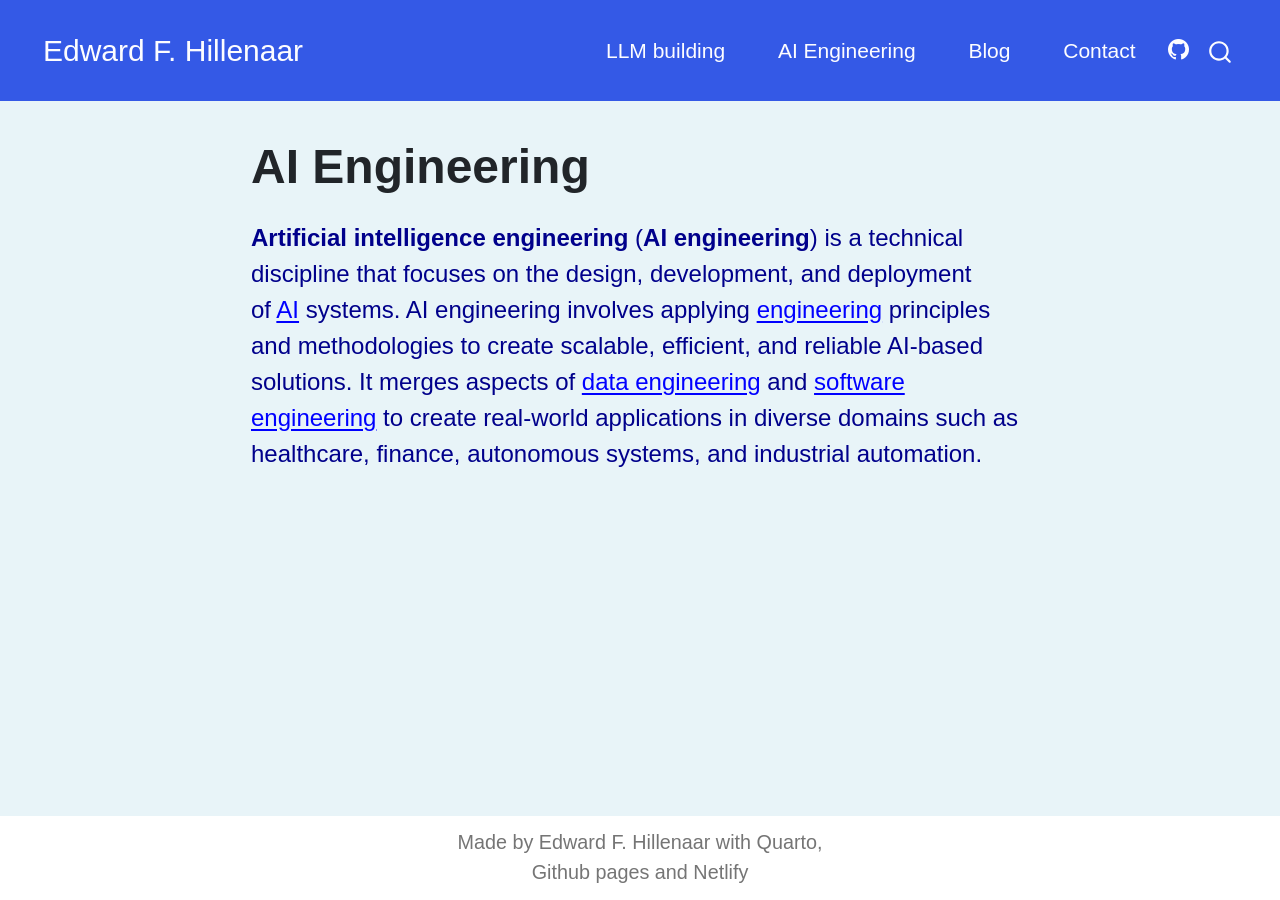
<file: docs/AI Engineering.html>
<!DOCTYPE html>
<html xmlns="http://www.w3.org/1999/xhtml" lang="en" xml:lang="en"><head>

<meta charset="utf-8">
<meta name="generator" content="quarto-1.8.25">

<meta name="viewport" content="width=device-width, initial-scale=1.0, user-scalable=yes">


<title>AI Engineering – Articial Intelligence</title>
<style>
code{white-space: pre-wrap;}
span.smallcaps{font-variant: small-caps;}
div.columns{display: flex; gap: min(4vw, 1.5em);}
div.column{flex: auto; overflow-x: auto;}
div.hanging-indent{margin-left: 1.5em; text-indent: -1.5em;}
ul.task-list{list-style: none;}
ul.task-list li input[type="checkbox"] {
  width: 0.8em;
  margin: 0 0.8em 0.2em -1em; /* quarto-specific, see https://github.com/quarto-dev/quarto-cli/issues/4556 */ 
  vertical-align: middle;
}
</style>


<script src="site_libs/quarto-nav/quarto-nav.js"></script>
<script src="site_libs/quarto-nav/headroom.min.js"></script>
<script src="site_libs/clipboard/clipboard.min.js"></script>
<script src="site_libs/quarto-search/autocomplete.umd.js"></script>
<script src="site_libs/quarto-search/fuse.min.js"></script>
<script src="site_libs/quarto-search/quarto-search.js"></script>
<meta name="quarto:offset" content="./">
<script src="site_libs/quarto-html/quarto.js" type="module"></script>
<script src="site_libs/quarto-html/tabsets/tabsets.js" type="module"></script>
<script src="site_libs/quarto-html/axe/axe-check.js" type="module"></script>
<script src="site_libs/quarto-html/popper.min.js"></script>
<script src="site_libs/quarto-html/tippy.umd.min.js"></script>
<script src="site_libs/quarto-html/anchor.min.js"></script>
<link href="site_libs/quarto-html/tippy.css" rel="stylesheet">
<link href="site_libs/quarto-html/quarto-syntax-highlighting-7b89279ff1a6dce999919e0e67d4d9ec.css" rel="stylesheet" id="quarto-text-highlighting-styles">
<script src="site_libs/bootstrap/bootstrap.min.js"></script>
<link href="site_libs/bootstrap/bootstrap-icons.css" rel="stylesheet">
<link href="site_libs/bootstrap/bootstrap-5e3cdaae08c50d65ea9fb52b7042a6b4.min.css" rel="stylesheet" append-hash="true" id="quarto-bootstrap" data-mode="light">
<script id="quarto-search-options" type="application/json">{
  "location": "navbar",
  "copy-button": false,
  "collapse-after": 3,
  "panel-placement": "end",
  "type": "overlay",
  "limit": 50,
  "keyboard-shortcut": [
    "f",
    "/",
    "s"
  ],
  "show-item-context": false,
  "language": {
    "search-no-results-text": "No results",
    "search-matching-documents-text": "matching documents",
    "search-copy-link-title": "Copy link to search",
    "search-hide-matches-text": "Hide additional matches",
    "search-more-match-text": "more match in this document",
    "search-more-matches-text": "more matches in this document",
    "search-clear-button-title": "Clear",
    "search-text-placeholder": "",
    "search-detached-cancel-button-title": "Cancel",
    "search-submit-button-title": "Submit",
    "search-label": "Search"
  }
}</script>


</head>

<body class="nav-fixed fullcontent quarto-light">

<div id="quarto-search-results"></div>
  <header id="quarto-header" class="headroom fixed-top">
    <nav class="navbar navbar-expand-lg " data-bs-theme="dark">
      <div class="navbar-container container-fluid">
      <div class="navbar-brand-container mx-auto">
    <a href="./index.html" class="navbar-brand navbar-brand-logo">
    </a>
    <a class="navbar-brand" href="./index.html">
    <span class="navbar-title">Edward F. Hillenaar</span>
    </a>
  </div>
            <div id="quarto-search" class="" title="Search"></div>
          <button class="navbar-toggler" type="button" data-bs-toggle="collapse" data-bs-target="#navbarCollapse" aria-controls="navbarCollapse" role="menu" aria-expanded="false" aria-label="Toggle navigation" onclick="if (window.quartoToggleHeadroom) { window.quartoToggleHeadroom(); }">
  <span class="navbar-toggler-icon"></span>
</button>
          <div class="collapse navbar-collapse" id="navbarCollapse">
            <ul class="navbar-nav navbar-nav-scroll ms-auto">
  <li class="nav-item">
    <a class="nav-link" href="./LLM_building.html"> 
<span class="menu-text">LLM building</span></a>
  </li>  
  <li class="nav-item">
    <a class="nav-link active" href="./AI Engineering.html" aria-current="page"> 
<span class="menu-text">AI Engineering</span></a>
  </li>  
  <li class="nav-item">
    <a class="nav-link" href="./blog/index.html"> 
<span class="menu-text">Blog</span></a>
  </li>  
  <li class="nav-item">
    <a class="nav-link" href="./contact.html"> 
<span class="menu-text">Contact</span></a>
  </li>  
</ul>
          </div> <!-- /navcollapse -->
            <div class="quarto-navbar-tools">
    <a href="https://github.com/EdwardHill15/Raschka_youtube" title="" class="quarto-navigation-tool px-1" aria-label=""><i class="bi bi-github"></i></a>
</div>
      </div> <!-- /container-fluid -->
    </nav>
</header>
<!-- content -->
<div id="quarto-content" class="quarto-container page-columns page-rows-contents page-layout-article page-navbar">
<!-- sidebar -->
<!-- margin-sidebar -->
    
<!-- main -->
<main class="content" id="quarto-document-content">

<header id="title-block-header" class="quarto-title-block default">
<div class="quarto-title">
<h1 class="title">AI Engineering</h1>
</div>



<div class="quarto-title-meta">

    
  
    
  </div>
  


</header>


<p><strong>Artificial intelligence engineering</strong>&nbsp;(<strong>AI engineering</strong>) is a technical discipline that focuses on the design, development, and deployment of&nbsp;<a href="https://en.wikipedia.org/wiki/Artificial_intelligence" title="Artificial intelligence">AI</a>&nbsp;systems. AI engineering involves applying&nbsp;<a href="https://en.wikipedia.org/wiki/Engineering" title="Engineering">engineering</a>&nbsp;principles and methodologies to create scalable, efficient, and reliable AI-based solutions. It merges aspects of&nbsp;<a href="https://en.wikipedia.org/wiki/Data_engineering" title="Data engineering">data engineering</a>&nbsp;and&nbsp;<a href="https://en.wikipedia.org/wiki/Software_engineering" title="Software engineering">software engineering</a>&nbsp;to create real-world applications in diverse domains such as healthcare, finance, autonomous systems, and industrial automation.</p>



</main> <!-- /main -->
<script id="quarto-html-after-body" type="application/javascript">
  window.document.addEventListener("DOMContentLoaded", function (event) {
    const icon = "";
    const anchorJS = new window.AnchorJS();
    anchorJS.options = {
      placement: 'right',
      icon: icon
    };
    anchorJS.add('.anchored');
    const isCodeAnnotation = (el) => {
      for (const clz of el.classList) {
        if (clz.startsWith('code-annotation-')) {                     
          return true;
        }
      }
      return false;
    }
    const onCopySuccess = function(e) {
      // button target
      const button = e.trigger;
      // don't keep focus
      button.blur();
      // flash "checked"
      button.classList.add('code-copy-button-checked');
      var currentTitle = button.getAttribute("title");
      button.setAttribute("title", "Copied!");
      let tooltip;
      if (window.bootstrap) {
        button.setAttribute("data-bs-toggle", "tooltip");
        button.setAttribute("data-bs-placement", "left");
        button.setAttribute("data-bs-title", "Copied!");
        tooltip = new bootstrap.Tooltip(button, 
          { trigger: "manual", 
            customClass: "code-copy-button-tooltip",
            offset: [0, -8]});
        tooltip.show();    
      }
      setTimeout(function() {
        if (tooltip) {
          tooltip.hide();
          button.removeAttribute("data-bs-title");
          button.removeAttribute("data-bs-toggle");
          button.removeAttribute("data-bs-placement");
        }
        button.setAttribute("title", currentTitle);
        button.classList.remove('code-copy-button-checked');
      }, 1000);
      // clear code selection
      e.clearSelection();
    }
    const getTextToCopy = function(trigger) {
      const outerScaffold = trigger.parentElement.cloneNode(true);
      const codeEl = outerScaffold.querySelector('code');
      for (const childEl of codeEl.children) {
        if (isCodeAnnotation(childEl)) {
          childEl.remove();
        }
      }
      return codeEl.innerText;
    }
    const clipboard = new window.ClipboardJS('.code-copy-button:not([data-in-quarto-modal])', {
      text: getTextToCopy
    });
    clipboard.on('success', onCopySuccess);
    if (window.document.getElementById('quarto-embedded-source-code-modal')) {
      const clipboardModal = new window.ClipboardJS('.code-copy-button[data-in-quarto-modal]', {
        text: getTextToCopy,
        container: window.document.getElementById('quarto-embedded-source-code-modal')
      });
      clipboardModal.on('success', onCopySuccess);
    }
      var localhostRegex = new RegExp(/^(?:http|https):\/\/localhost\:?[0-9]*\//);
      var mailtoRegex = new RegExp(/^mailto:/);
        var filterRegex = new RegExp('/' + window.location.host + '/');
      var isInternal = (href) => {
          return filterRegex.test(href) || localhostRegex.test(href) || mailtoRegex.test(href);
      }
      // Inspect non-navigation links and adorn them if external
     var links = window.document.querySelectorAll('a[href]:not(.nav-link):not(.navbar-brand):not(.toc-action):not(.sidebar-link):not(.sidebar-item-toggle):not(.pagination-link):not(.no-external):not([aria-hidden]):not(.dropdown-item):not(.quarto-navigation-tool):not(.about-link)');
      for (var i=0; i<links.length; i++) {
        const link = links[i];
        if (!isInternal(link.href)) {
          // undo the damage that might have been done by quarto-nav.js in the case of
          // links that we want to consider external
          if (link.dataset.originalHref !== undefined) {
            link.href = link.dataset.originalHref;
          }
        }
      }
    function tippyHover(el, contentFn, onTriggerFn, onUntriggerFn) {
      const config = {
        allowHTML: true,
        maxWidth: 500,
        delay: 100,
        arrow: false,
        appendTo: function(el) {
            return el.parentElement;
        },
        interactive: true,
        interactiveBorder: 10,
        theme: 'quarto',
        placement: 'bottom-start',
      };
      if (contentFn) {
        config.content = contentFn;
      }
      if (onTriggerFn) {
        config.onTrigger = onTriggerFn;
      }
      if (onUntriggerFn) {
        config.onUntrigger = onUntriggerFn;
      }
      window.tippy(el, config); 
    }
    const noterefs = window.document.querySelectorAll('a[role="doc-noteref"]');
    for (var i=0; i<noterefs.length; i++) {
      const ref = noterefs[i];
      tippyHover(ref, function() {
        // use id or data attribute instead here
        let href = ref.getAttribute('data-footnote-href') || ref.getAttribute('href');
        try { href = new URL(href).hash; } catch {}
        const id = href.replace(/^#\/?/, "");
        const note = window.document.getElementById(id);
        if (note) {
          return note.innerHTML;
        } else {
          return "";
        }
      });
    }
    const xrefs = window.document.querySelectorAll('a.quarto-xref');
    const processXRef = (id, note) => {
      // Strip column container classes
      const stripColumnClz = (el) => {
        el.classList.remove("page-full", "page-columns");
        if (el.children) {
          for (const child of el.children) {
            stripColumnClz(child);
          }
        }
      }
      stripColumnClz(note)
      if (id === null || id.startsWith('sec-')) {
        // Special case sections, only their first couple elements
        const container = document.createElement("div");
        if (note.children && note.children.length > 2) {
          container.appendChild(note.children[0].cloneNode(true));
          for (let i = 1; i < note.children.length; i++) {
            const child = note.children[i];
            if (child.tagName === "P" && child.innerText === "") {
              continue;
            } else {
              container.appendChild(child.cloneNode(true));
              break;
            }
          }
          if (window.Quarto?.typesetMath) {
            window.Quarto.typesetMath(container);
          }
          return container.innerHTML
        } else {
          if (window.Quarto?.typesetMath) {
            window.Quarto.typesetMath(note);
          }
          return note.innerHTML;
        }
      } else {
        // Remove any anchor links if they are present
        const anchorLink = note.querySelector('a.anchorjs-link');
        if (anchorLink) {
          anchorLink.remove();
        }
        if (window.Quarto?.typesetMath) {
          window.Quarto.typesetMath(note);
        }
        if (note.classList.contains("callout")) {
          return note.outerHTML;
        } else {
          return note.innerHTML;
        }
      }
    }
    for (var i=0; i<xrefs.length; i++) {
      const xref = xrefs[i];
      tippyHover(xref, undefined, function(instance) {
        instance.disable();
        let url = xref.getAttribute('href');
        let hash = undefined; 
        if (url.startsWith('#')) {
          hash = url;
        } else {
          try { hash = new URL(url).hash; } catch {}
        }
        if (hash) {
          const id = hash.replace(/^#\/?/, "");
          const note = window.document.getElementById(id);
          if (note !== null) {
            try {
              const html = processXRef(id, note.cloneNode(true));
              instance.setContent(html);
            } finally {
              instance.enable();
              instance.show();
            }
          } else {
            // See if we can fetch this
            fetch(url.split('#')[0])
            .then(res => res.text())
            .then(html => {
              const parser = new DOMParser();
              const htmlDoc = parser.parseFromString(html, "text/html");
              const note = htmlDoc.getElementById(id);
              if (note !== null) {
                const html = processXRef(id, note);
                instance.setContent(html);
              } 
            }).finally(() => {
              instance.enable();
              instance.show();
            });
          }
        } else {
          // See if we can fetch a full url (with no hash to target)
          // This is a special case and we should probably do some content thinning / targeting
          fetch(url)
          .then(res => res.text())
          .then(html => {
            const parser = new DOMParser();
            const htmlDoc = parser.parseFromString(html, "text/html");
            const note = htmlDoc.querySelector('main.content');
            if (note !== null) {
              // This should only happen for chapter cross references
              // (since there is no id in the URL)
              // remove the first header
              if (note.children.length > 0 && note.children[0].tagName === "HEADER") {
                note.children[0].remove();
              }
              const html = processXRef(null, note);
              instance.setContent(html);
            } 
          }).finally(() => {
            instance.enable();
            instance.show();
          });
        }
      }, function(instance) {
      });
    }
        let selectedAnnoteEl;
        const selectorForAnnotation = ( cell, annotation) => {
          let cellAttr = 'data-code-cell="' + cell + '"';
          let lineAttr = 'data-code-annotation="' +  annotation + '"';
          const selector = 'span[' + cellAttr + '][' + lineAttr + ']';
          return selector;
        }
        const selectCodeLines = (annoteEl) => {
          const doc = window.document;
          const targetCell = annoteEl.getAttribute("data-target-cell");
          const targetAnnotation = annoteEl.getAttribute("data-target-annotation");
          const annoteSpan = window.document.querySelector(selectorForAnnotation(targetCell, targetAnnotation));
          const lines = annoteSpan.getAttribute("data-code-lines").split(",");
          const lineIds = lines.map((line) => {
            return targetCell + "-" + line;
          })
          let top = null;
          let height = null;
          let parent = null;
          if (lineIds.length > 0) {
              //compute the position of the single el (top and bottom and make a div)
              const el = window.document.getElementById(lineIds[0]);
              top = el.offsetTop;
              height = el.offsetHeight;
              parent = el.parentElement.parentElement;
            if (lineIds.length > 1) {
              const lastEl = window.document.getElementById(lineIds[lineIds.length - 1]);
              const bottom = lastEl.offsetTop + lastEl.offsetHeight;
              height = bottom - top;
            }
            if (top !== null && height !== null && parent !== null) {
              // cook up a div (if necessary) and position it 
              let div = window.document.getElementById("code-annotation-line-highlight");
              if (div === null) {
                div = window.document.createElement("div");
                div.setAttribute("id", "code-annotation-line-highlight");
                div.style.position = 'absolute';
                parent.appendChild(div);
              }
              div.style.top = top - 2 + "px";
              div.style.height = height + 4 + "px";
              div.style.left = 0;
              let gutterDiv = window.document.getElementById("code-annotation-line-highlight-gutter");
              if (gutterDiv === null) {
                gutterDiv = window.document.createElement("div");
                gutterDiv.setAttribute("id", "code-annotation-line-highlight-gutter");
                gutterDiv.style.position = 'absolute';
                const codeCell = window.document.getElementById(targetCell);
                const gutter = codeCell.querySelector('.code-annotation-gutter');
                gutter.appendChild(gutterDiv);
              }
              gutterDiv.style.top = top - 2 + "px";
              gutterDiv.style.height = height + 4 + "px";
            }
            selectedAnnoteEl = annoteEl;
          }
        };
        const unselectCodeLines = () => {
          const elementsIds = ["code-annotation-line-highlight", "code-annotation-line-highlight-gutter"];
          elementsIds.forEach((elId) => {
            const div = window.document.getElementById(elId);
            if (div) {
              div.remove();
            }
          });
          selectedAnnoteEl = undefined;
        };
          // Handle positioning of the toggle
      window.addEventListener(
        "resize",
        throttle(() => {
          elRect = undefined;
          if (selectedAnnoteEl) {
            selectCodeLines(selectedAnnoteEl);
          }
        }, 10)
      );
      function throttle(fn, ms) {
      let throttle = false;
      let timer;
        return (...args) => {
          if(!throttle) { // first call gets through
              fn.apply(this, args);
              throttle = true;
          } else { // all the others get throttled
              if(timer) clearTimeout(timer); // cancel #2
              timer = setTimeout(() => {
                fn.apply(this, args);
                timer = throttle = false;
              }, ms);
          }
        };
      }
        // Attach click handler to the DT
        const annoteDls = window.document.querySelectorAll('dt[data-target-cell]');
        for (const annoteDlNode of annoteDls) {
          annoteDlNode.addEventListener('click', (event) => {
            const clickedEl = event.target;
            if (clickedEl !== selectedAnnoteEl) {
              unselectCodeLines();
              const activeEl = window.document.querySelector('dt[data-target-cell].code-annotation-active');
              if (activeEl) {
                activeEl.classList.remove('code-annotation-active');
              }
              selectCodeLines(clickedEl);
              clickedEl.classList.add('code-annotation-active');
            } else {
              // Unselect the line
              unselectCodeLines();
              clickedEl.classList.remove('code-annotation-active');
            }
          });
        }
    const findCites = (el) => {
      const parentEl = el.parentElement;
      if (parentEl) {
        const cites = parentEl.dataset.cites;
        if (cites) {
          return {
            el,
            cites: cites.split(' ')
          };
        } else {
          return findCites(el.parentElement)
        }
      } else {
        return undefined;
      }
    };
    var bibliorefs = window.document.querySelectorAll('a[role="doc-biblioref"]');
    for (var i=0; i<bibliorefs.length; i++) {
      const ref = bibliorefs[i];
      const citeInfo = findCites(ref);
      if (citeInfo) {
        tippyHover(citeInfo.el, function() {
          var popup = window.document.createElement('div');
          citeInfo.cites.forEach(function(cite) {
            var citeDiv = window.document.createElement('div');
            citeDiv.classList.add('hanging-indent');
            citeDiv.classList.add('csl-entry');
            var biblioDiv = window.document.getElementById('ref-' + cite);
            if (biblioDiv) {
              citeDiv.innerHTML = biblioDiv.innerHTML;
            }
            popup.appendChild(citeDiv);
          });
          return popup.innerHTML;
        });
      }
    }
  });
  </script>
</div> <!-- /content -->
<footer class="footer">
  <div class="nav-footer">
    <div class="nav-footer-left">
      &nbsp;
    </div>   
    <div class="nav-footer-center">
<p>Made by Edward F. Hillenaar with Quarto, Github pages and Netlify</p>
</div>
    <div class="nav-footer-right">
      &nbsp;
    </div>
  </div>
</footer>




</body></html>
</file>
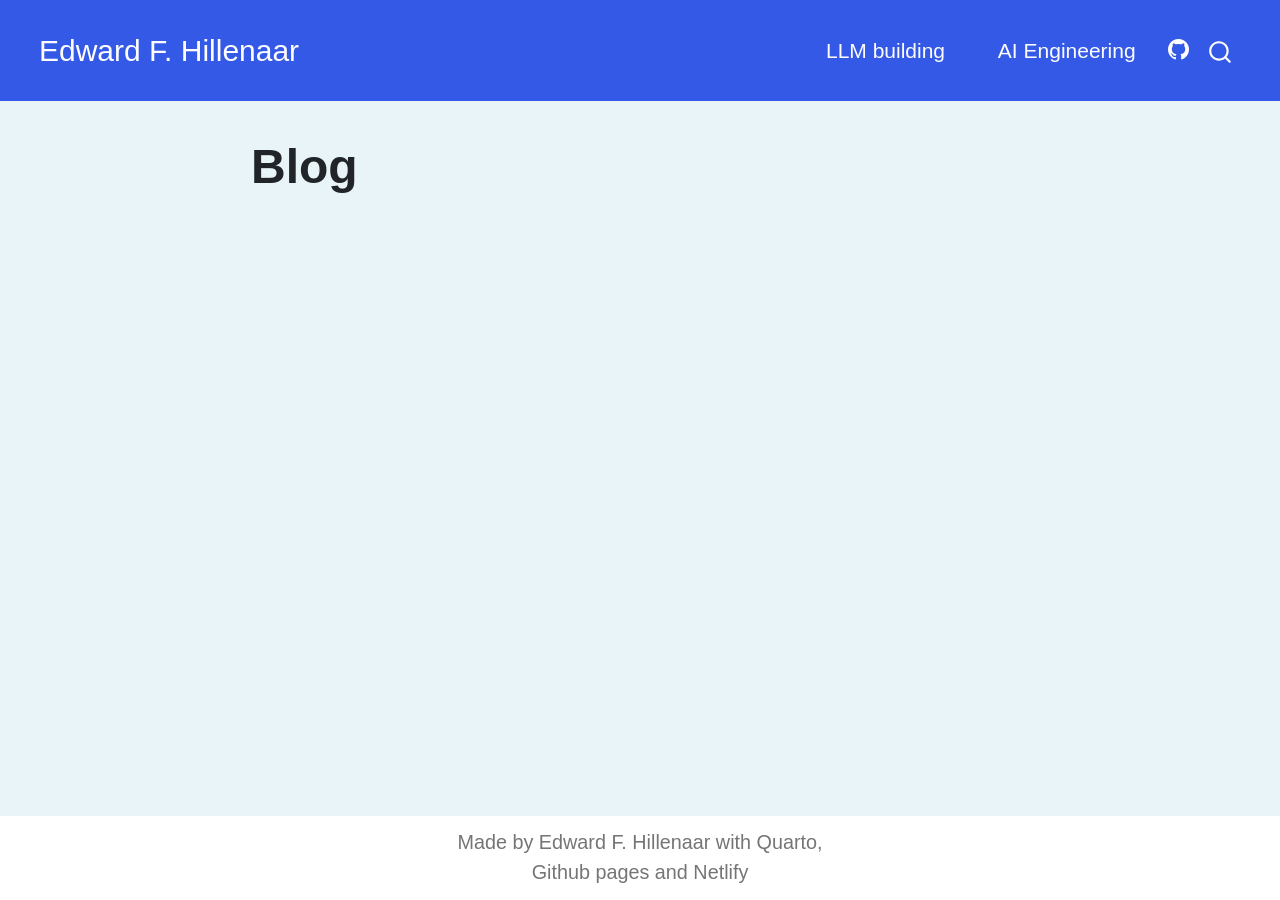
<file: docs/blog.html>
<!DOCTYPE html>
<html xmlns="http://www.w3.org/1999/xhtml" lang="en" xml:lang="en"><head>

<meta charset="utf-8">
<meta name="generator" content="quarto-1.7.32">

<meta name="viewport" content="width=device-width, initial-scale=1.0, user-scalable=yes">


<title>Blog – Articial Intelligence</title>
<style>
code{white-space: pre-wrap;}
span.smallcaps{font-variant: small-caps;}
div.columns{display: flex; gap: min(4vw, 1.5em);}
div.column{flex: auto; overflow-x: auto;}
div.hanging-indent{margin-left: 1.5em; text-indent: -1.5em;}
ul.task-list{list-style: none;}
ul.task-list li input[type="checkbox"] {
  width: 0.8em;
  margin: 0 0.8em 0.2em -1em; /* quarto-specific, see https://github.com/quarto-dev/quarto-cli/issues/4556 */ 
  vertical-align: middle;
}
</style>


<script src="site_libs/quarto-nav/quarto-nav.js"></script>
<script src="site_libs/quarto-nav/headroom.min.js"></script>
<script src="site_libs/clipboard/clipboard.min.js"></script>
<script src="site_libs/quarto-search/autocomplete.umd.js"></script>
<script src="site_libs/quarto-search/fuse.min.js"></script>
<script src="site_libs/quarto-search/quarto-search.js"></script>
<meta name="quarto:offset" content="./">
<script src="site_libs/quarto-html/quarto.js" type="module"></script>
<script src="site_libs/quarto-html/tabsets/tabsets.js" type="module"></script>
<script src="site_libs/quarto-html/popper.min.js"></script>
<script src="site_libs/quarto-html/tippy.umd.min.js"></script>
<script src="site_libs/quarto-html/anchor.min.js"></script>
<link href="site_libs/quarto-html/tippy.css" rel="stylesheet">
<link href="site_libs/quarto-html/quarto-syntax-highlighting-37eea08aefeeee20ff55810ff984fec1.css" rel="stylesheet" id="quarto-text-highlighting-styles">
<script src="site_libs/bootstrap/bootstrap.min.js"></script>
<link href="site_libs/bootstrap/bootstrap-icons.css" rel="stylesheet">
<link href="site_libs/bootstrap/bootstrap-b4768aa384102c32da49e9902c738c8f.min.css" rel="stylesheet" append-hash="true" id="quarto-bootstrap" data-mode="light">
<script id="quarto-search-options" type="application/json">{
  "location": "navbar",
  "copy-button": false,
  "collapse-after": 3,
  "panel-placement": "end",
  "type": "overlay",
  "limit": 50,
  "keyboard-shortcut": [
    "f",
    "/",
    "s"
  ],
  "show-item-context": false,
  "language": {
    "search-no-results-text": "No results",
    "search-matching-documents-text": "matching documents",
    "search-copy-link-title": "Copy link to search",
    "search-hide-matches-text": "Hide additional matches",
    "search-more-match-text": "more match in this document",
    "search-more-matches-text": "more matches in this document",
    "search-clear-button-title": "Clear",
    "search-text-placeholder": "",
    "search-detached-cancel-button-title": "Cancel",
    "search-submit-button-title": "Submit",
    "search-label": "Search"
  }
}</script>


</head>

<body class="nav-fixed fullcontent quarto-light">

<div id="quarto-search-results"></div>
  <header id="quarto-header" class="headroom fixed-top">
    <nav class="navbar navbar-expand-lg " data-bs-theme="dark">
      <div class="navbar-container container-fluid">
      <div class="navbar-brand-container mx-auto">
    <a class="navbar-brand" href="./index.html">
    <span class="navbar-title">Edward F. Hillenaar</span>
    </a>
  </div>
            <div id="quarto-search" class="" title="Search"></div>
          <button class="navbar-toggler" type="button" data-bs-toggle="collapse" data-bs-target="#navbarCollapse" aria-controls="navbarCollapse" role="menu" aria-expanded="false" aria-label="Toggle navigation" onclick="if (window.quartoToggleHeadroom) { window.quartoToggleHeadroom(); }">
  <span class="navbar-toggler-icon"></span>
</button>
          <div class="collapse navbar-collapse" id="navbarCollapse">
            <ul class="navbar-nav navbar-nav-scroll ms-auto">
  <li class="nav-item">
    <a class="nav-link" href="./LLM_building.html"> 
<span class="menu-text">LLM building</span></a>
  </li>  
  <li class="nav-item">
    <a class="nav-link" href="./AI Engineering.html"> 
<span class="menu-text">AI Engineering</span></a>
  </li>  
</ul>
          </div> <!-- /navcollapse -->
            <div class="quarto-navbar-tools">
    <a href="https://github.com/EdwardHill15/Raschka_youtube" title="" class="quarto-navigation-tool px-1" aria-label=""><i class="bi bi-github"></i></a>
</div>
      </div> <!-- /container-fluid -->
    </nav>
</header>
<!-- content -->
<div id="quarto-content" class="quarto-container page-columns page-rows-contents page-layout-article page-navbar">
<!-- sidebar -->
<!-- margin-sidebar -->
    
<!-- main -->
<main class="content" id="quarto-document-content">

<header id="title-block-header" class="quarto-title-block default">
<div class="quarto-title">
<h1 class="title">Blog</h1>
</div>



<div class="quarto-title-meta">

    
  
    
  </div>
  


</header>





</main> <!-- /main -->
<script id="quarto-html-after-body" type="application/javascript">
  window.document.addEventListener("DOMContentLoaded", function (event) {
    const icon = "";
    const anchorJS = new window.AnchorJS();
    anchorJS.options = {
      placement: 'right',
      icon: icon
    };
    anchorJS.add('.anchored');
    const isCodeAnnotation = (el) => {
      for (const clz of el.classList) {
        if (clz.startsWith('code-annotation-')) {                     
          return true;
        }
      }
      return false;
    }
    const onCopySuccess = function(e) {
      // button target
      const button = e.trigger;
      // don't keep focus
      button.blur();
      // flash "checked"
      button.classList.add('code-copy-button-checked');
      var currentTitle = button.getAttribute("title");
      button.setAttribute("title", "Copied!");
      let tooltip;
      if (window.bootstrap) {
        button.setAttribute("data-bs-toggle", "tooltip");
        button.setAttribute("data-bs-placement", "left");
        button.setAttribute("data-bs-title", "Copied!");
        tooltip = new bootstrap.Tooltip(button, 
          { trigger: "manual", 
            customClass: "code-copy-button-tooltip",
            offset: [0, -8]});
        tooltip.show();    
      }
      setTimeout(function() {
        if (tooltip) {
          tooltip.hide();
          button.removeAttribute("data-bs-title");
          button.removeAttribute("data-bs-toggle");
          button.removeAttribute("data-bs-placement");
        }
        button.setAttribute("title", currentTitle);
        button.classList.remove('code-copy-button-checked');
      }, 1000);
      // clear code selection
      e.clearSelection();
    }
    const getTextToCopy = function(trigger) {
        const codeEl = trigger.previousElementSibling.cloneNode(true);
        for (const childEl of codeEl.children) {
          if (isCodeAnnotation(childEl)) {
            childEl.remove();
          }
        }
        return codeEl.innerText;
    }
    const clipboard = new window.ClipboardJS('.code-copy-button:not([data-in-quarto-modal])', {
      text: getTextToCopy
    });
    clipboard.on('success', onCopySuccess);
    if (window.document.getElementById('quarto-embedded-source-code-modal')) {
      const clipboardModal = new window.ClipboardJS('.code-copy-button[data-in-quarto-modal]', {
        text: getTextToCopy,
        container: window.document.getElementById('quarto-embedded-source-code-modal')
      });
      clipboardModal.on('success', onCopySuccess);
    }
      var localhostRegex = new RegExp(/^(?:http|https):\/\/localhost\:?[0-9]*\//);
      var mailtoRegex = new RegExp(/^mailto:/);
        var filterRegex = new RegExp('/' + window.location.host + '/');
      var isInternal = (href) => {
          return filterRegex.test(href) || localhostRegex.test(href) || mailtoRegex.test(href);
      }
      // Inspect non-navigation links and adorn them if external
     var links = window.document.querySelectorAll('a[href]:not(.nav-link):not(.navbar-brand):not(.toc-action):not(.sidebar-link):not(.sidebar-item-toggle):not(.pagination-link):not(.no-external):not([aria-hidden]):not(.dropdown-item):not(.quarto-navigation-tool):not(.about-link)');
      for (var i=0; i<links.length; i++) {
        const link = links[i];
        if (!isInternal(link.href)) {
          // undo the damage that might have been done by quarto-nav.js in the case of
          // links that we want to consider external
          if (link.dataset.originalHref !== undefined) {
            link.href = link.dataset.originalHref;
          }
        }
      }
    function tippyHover(el, contentFn, onTriggerFn, onUntriggerFn) {
      const config = {
        allowHTML: true,
        maxWidth: 500,
        delay: 100,
        arrow: false,
        appendTo: function(el) {
            return el.parentElement;
        },
        interactive: true,
        interactiveBorder: 10,
        theme: 'quarto',
        placement: 'bottom-start',
      };
      if (contentFn) {
        config.content = contentFn;
      }
      if (onTriggerFn) {
        config.onTrigger = onTriggerFn;
      }
      if (onUntriggerFn) {
        config.onUntrigger = onUntriggerFn;
      }
      window.tippy(el, config); 
    }
    const noterefs = window.document.querySelectorAll('a[role="doc-noteref"]');
    for (var i=0; i<noterefs.length; i++) {
      const ref = noterefs[i];
      tippyHover(ref, function() {
        // use id or data attribute instead here
        let href = ref.getAttribute('data-footnote-href') || ref.getAttribute('href');
        try { href = new URL(href).hash; } catch {}
        const id = href.replace(/^#\/?/, "");
        const note = window.document.getElementById(id);
        if (note) {
          return note.innerHTML;
        } else {
          return "";
        }
      });
    }
    const xrefs = window.document.querySelectorAll('a.quarto-xref');
    const processXRef = (id, note) => {
      // Strip column container classes
      const stripColumnClz = (el) => {
        el.classList.remove("page-full", "page-columns");
        if (el.children) {
          for (const child of el.children) {
            stripColumnClz(child);
          }
        }
      }
      stripColumnClz(note)
      if (id === null || id.startsWith('sec-')) {
        // Special case sections, only their first couple elements
        const container = document.createElement("div");
        if (note.children && note.children.length > 2) {
          container.appendChild(note.children[0].cloneNode(true));
          for (let i = 1; i < note.children.length; i++) {
            const child = note.children[i];
            if (child.tagName === "P" && child.innerText === "") {
              continue;
            } else {
              container.appendChild(child.cloneNode(true));
              break;
            }
          }
          if (window.Quarto?.typesetMath) {
            window.Quarto.typesetMath(container);
          }
          return container.innerHTML
        } else {
          if (window.Quarto?.typesetMath) {
            window.Quarto.typesetMath(note);
          }
          return note.innerHTML;
        }
      } else {
        // Remove any anchor links if they are present
        const anchorLink = note.querySelector('a.anchorjs-link');
        if (anchorLink) {
          anchorLink.remove();
        }
        if (window.Quarto?.typesetMath) {
          window.Quarto.typesetMath(note);
        }
        if (note.classList.contains("callout")) {
          return note.outerHTML;
        } else {
          return note.innerHTML;
        }
      }
    }
    for (var i=0; i<xrefs.length; i++) {
      const xref = xrefs[i];
      tippyHover(xref, undefined, function(instance) {
        instance.disable();
        let url = xref.getAttribute('href');
        let hash = undefined; 
        if (url.startsWith('#')) {
          hash = url;
        } else {
          try { hash = new URL(url).hash; } catch {}
        }
        if (hash) {
          const id = hash.replace(/^#\/?/, "");
          const note = window.document.getElementById(id);
          if (note !== null) {
            try {
              const html = processXRef(id, note.cloneNode(true));
              instance.setContent(html);
            } finally {
              instance.enable();
              instance.show();
            }
          } else {
            // See if we can fetch this
            fetch(url.split('#')[0])
            .then(res => res.text())
            .then(html => {
              const parser = new DOMParser();
              const htmlDoc = parser.parseFromString(html, "text/html");
              const note = htmlDoc.getElementById(id);
              if (note !== null) {
                const html = processXRef(id, note);
                instance.setContent(html);
              } 
            }).finally(() => {
              instance.enable();
              instance.show();
            });
          }
        } else {
          // See if we can fetch a full url (with no hash to target)
          // This is a special case and we should probably do some content thinning / targeting
          fetch(url)
          .then(res => res.text())
          .then(html => {
            const parser = new DOMParser();
            const htmlDoc = parser.parseFromString(html, "text/html");
            const note = htmlDoc.querySelector('main.content');
            if (note !== null) {
              // This should only happen for chapter cross references
              // (since there is no id in the URL)
              // remove the first header
              if (note.children.length > 0 && note.children[0].tagName === "HEADER") {
                note.children[0].remove();
              }
              const html = processXRef(null, note);
              instance.setContent(html);
            } 
          }).finally(() => {
            instance.enable();
            instance.show();
          });
        }
      }, function(instance) {
      });
    }
        let selectedAnnoteEl;
        const selectorForAnnotation = ( cell, annotation) => {
          let cellAttr = 'data-code-cell="' + cell + '"';
          let lineAttr = 'data-code-annotation="' +  annotation + '"';
          const selector = 'span[' + cellAttr + '][' + lineAttr + ']';
          return selector;
        }
        const selectCodeLines = (annoteEl) => {
          const doc = window.document;
          const targetCell = annoteEl.getAttribute("data-target-cell");
          const targetAnnotation = annoteEl.getAttribute("data-target-annotation");
          const annoteSpan = window.document.querySelector(selectorForAnnotation(targetCell, targetAnnotation));
          const lines = annoteSpan.getAttribute("data-code-lines").split(",");
          const lineIds = lines.map((line) => {
            return targetCell + "-" + line;
          })
          let top = null;
          let height = null;
          let parent = null;
          if (lineIds.length > 0) {
              //compute the position of the single el (top and bottom and make a div)
              const el = window.document.getElementById(lineIds[0]);
              top = el.offsetTop;
              height = el.offsetHeight;
              parent = el.parentElement.parentElement;
            if (lineIds.length > 1) {
              const lastEl = window.document.getElementById(lineIds[lineIds.length - 1]);
              const bottom = lastEl.offsetTop + lastEl.offsetHeight;
              height = bottom - top;
            }
            if (top !== null && height !== null && parent !== null) {
              // cook up a div (if necessary) and position it 
              let div = window.document.getElementById("code-annotation-line-highlight");
              if (div === null) {
                div = window.document.createElement("div");
                div.setAttribute("id", "code-annotation-line-highlight");
                div.style.position = 'absolute';
                parent.appendChild(div);
              }
              div.style.top = top - 2 + "px";
              div.style.height = height + 4 + "px";
              div.style.left = 0;
              let gutterDiv = window.document.getElementById("code-annotation-line-highlight-gutter");
              if (gutterDiv === null) {
                gutterDiv = window.document.createElement("div");
                gutterDiv.setAttribute("id", "code-annotation-line-highlight-gutter");
                gutterDiv.style.position = 'absolute';
                const codeCell = window.document.getElementById(targetCell);
                const gutter = codeCell.querySelector('.code-annotation-gutter');
                gutter.appendChild(gutterDiv);
              }
              gutterDiv.style.top = top - 2 + "px";
              gutterDiv.style.height = height + 4 + "px";
            }
            selectedAnnoteEl = annoteEl;
          }
        };
        const unselectCodeLines = () => {
          const elementsIds = ["code-annotation-line-highlight", "code-annotation-line-highlight-gutter"];
          elementsIds.forEach((elId) => {
            const div = window.document.getElementById(elId);
            if (div) {
              div.remove();
            }
          });
          selectedAnnoteEl = undefined;
        };
          // Handle positioning of the toggle
      window.addEventListener(
        "resize",
        throttle(() => {
          elRect = undefined;
          if (selectedAnnoteEl) {
            selectCodeLines(selectedAnnoteEl);
          }
        }, 10)
      );
      function throttle(fn, ms) {
      let throttle = false;
      let timer;
        return (...args) => {
          if(!throttle) { // first call gets through
              fn.apply(this, args);
              throttle = true;
          } else { // all the others get throttled
              if(timer) clearTimeout(timer); // cancel #2
              timer = setTimeout(() => {
                fn.apply(this, args);
                timer = throttle = false;
              }, ms);
          }
        };
      }
        // Attach click handler to the DT
        const annoteDls = window.document.querySelectorAll('dt[data-target-cell]');
        for (const annoteDlNode of annoteDls) {
          annoteDlNode.addEventListener('click', (event) => {
            const clickedEl = event.target;
            if (clickedEl !== selectedAnnoteEl) {
              unselectCodeLines();
              const activeEl = window.document.querySelector('dt[data-target-cell].code-annotation-active');
              if (activeEl) {
                activeEl.classList.remove('code-annotation-active');
              }
              selectCodeLines(clickedEl);
              clickedEl.classList.add('code-annotation-active');
            } else {
              // Unselect the line
              unselectCodeLines();
              clickedEl.classList.remove('code-annotation-active');
            }
          });
        }
    const findCites = (el) => {
      const parentEl = el.parentElement;
      if (parentEl) {
        const cites = parentEl.dataset.cites;
        if (cites) {
          return {
            el,
            cites: cites.split(' ')
          };
        } else {
          return findCites(el.parentElement)
        }
      } else {
        return undefined;
      }
    };
    var bibliorefs = window.document.querySelectorAll('a[role="doc-biblioref"]');
    for (var i=0; i<bibliorefs.length; i++) {
      const ref = bibliorefs[i];
      const citeInfo = findCites(ref);
      if (citeInfo) {
        tippyHover(citeInfo.el, function() {
          var popup = window.document.createElement('div');
          citeInfo.cites.forEach(function(cite) {
            var citeDiv = window.document.createElement('div');
            citeDiv.classList.add('hanging-indent');
            citeDiv.classList.add('csl-entry');
            var biblioDiv = window.document.getElementById('ref-' + cite);
            if (biblioDiv) {
              citeDiv.innerHTML = biblioDiv.innerHTML;
            }
            popup.appendChild(citeDiv);
          });
          return popup.innerHTML;
        });
      }
    }
  });
  </script>
</div> <!-- /content -->
<footer class="footer">
  <div class="nav-footer">
    <div class="nav-footer-left">
      &nbsp;
    </div>   
    <div class="nav-footer-center">
<p>Made by Edward F. Hillenaar with Quarto, Github pages and Netlify</p>
</div>
    <div class="nav-footer-right">
      &nbsp;
    </div>
  </div>
</footer>




</body></html>
</file>
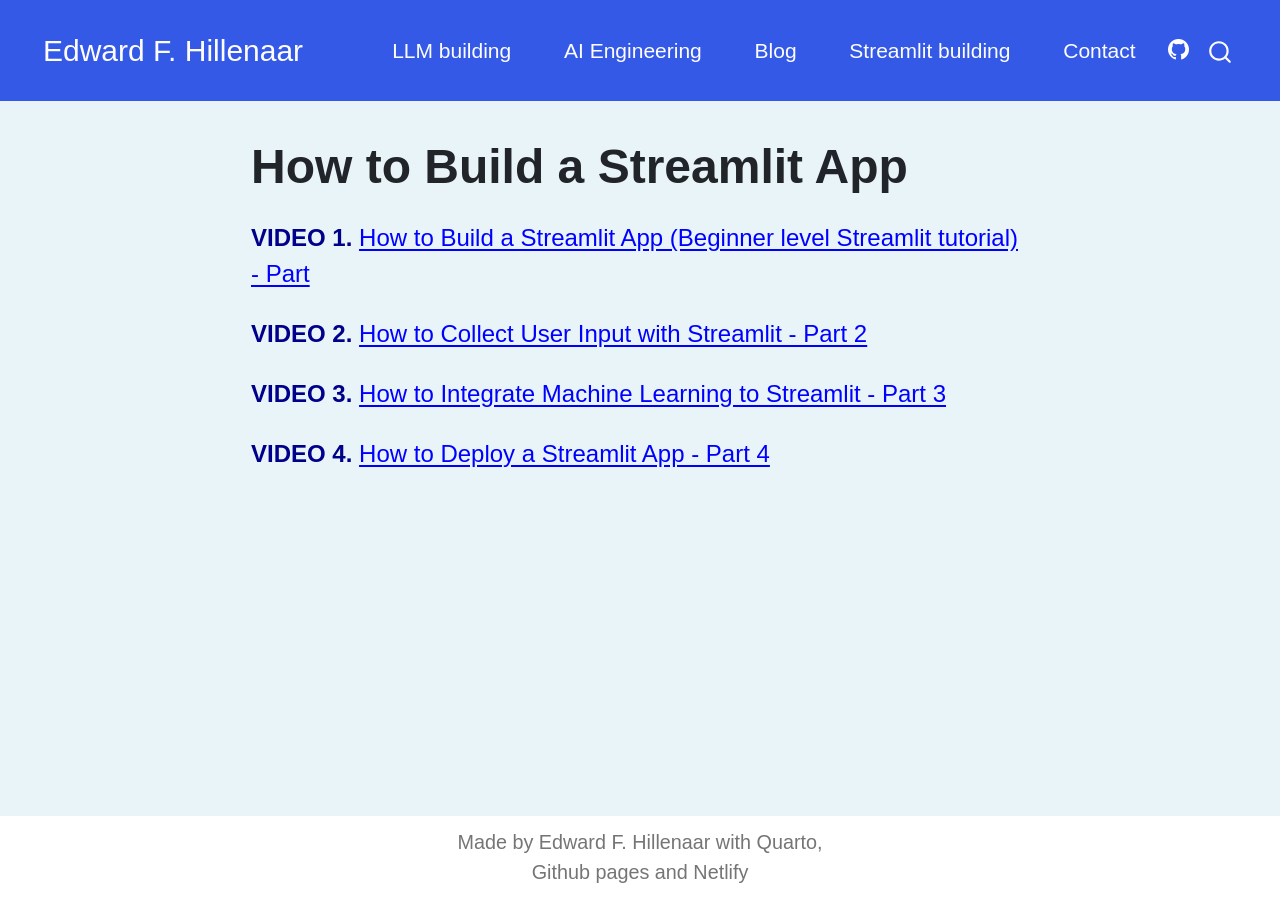
<file: docs/Streamlit_building.html>
<!DOCTYPE html>
<html xmlns="http://www.w3.org/1999/xhtml" lang="en" xml:lang="en"><head>

<meta charset="utf-8">
<meta name="generator" content="quarto-1.8.25">

<meta name="viewport" content="width=device-width, initial-scale=1.0, user-scalable=yes">


<title>How to Build a Streamlit App – Articial Intelligence</title>
<style>
code{white-space: pre-wrap;}
span.smallcaps{font-variant: small-caps;}
div.columns{display: flex; gap: min(4vw, 1.5em);}
div.column{flex: auto; overflow-x: auto;}
div.hanging-indent{margin-left: 1.5em; text-indent: -1.5em;}
ul.task-list{list-style: none;}
ul.task-list li input[type="checkbox"] {
  width: 0.8em;
  margin: 0 0.8em 0.2em -1em; /* quarto-specific, see https://github.com/quarto-dev/quarto-cli/issues/4556 */ 
  vertical-align: middle;
}
</style>


<script src="site_libs/quarto-nav/quarto-nav.js"></script>
<script src="site_libs/quarto-nav/headroom.min.js"></script>
<script src="site_libs/clipboard/clipboard.min.js"></script>
<script src="site_libs/quarto-search/autocomplete.umd.js"></script>
<script src="site_libs/quarto-search/fuse.min.js"></script>
<script src="site_libs/quarto-search/quarto-search.js"></script>
<meta name="quarto:offset" content="./">
<script src="site_libs/quarto-html/quarto.js" type="module"></script>
<script src="site_libs/quarto-html/tabsets/tabsets.js" type="module"></script>
<script src="site_libs/quarto-html/axe/axe-check.js" type="module"></script>
<script src="site_libs/quarto-html/popper.min.js"></script>
<script src="site_libs/quarto-html/tippy.umd.min.js"></script>
<script src="site_libs/quarto-html/anchor.min.js"></script>
<link href="site_libs/quarto-html/tippy.css" rel="stylesheet">
<link href="site_libs/quarto-html/quarto-syntax-highlighting-7b89279ff1a6dce999919e0e67d4d9ec.css" rel="stylesheet" id="quarto-text-highlighting-styles">
<script src="site_libs/bootstrap/bootstrap.min.js"></script>
<link href="site_libs/bootstrap/bootstrap-icons.css" rel="stylesheet">
<link href="site_libs/bootstrap/bootstrap-5e3cdaae08c50d65ea9fb52b7042a6b4.min.css" rel="stylesheet" append-hash="true" id="quarto-bootstrap" data-mode="light">
<script id="quarto-search-options" type="application/json">{
  "location": "navbar",
  "copy-button": false,
  "collapse-after": 3,
  "panel-placement": "end",
  "type": "overlay",
  "limit": 50,
  "keyboard-shortcut": [
    "f",
    "/",
    "s"
  ],
  "show-item-context": false,
  "language": {
    "search-no-results-text": "No results",
    "search-matching-documents-text": "matching documents",
    "search-copy-link-title": "Copy link to search",
    "search-hide-matches-text": "Hide additional matches",
    "search-more-match-text": "more match in this document",
    "search-more-matches-text": "more matches in this document",
    "search-clear-button-title": "Clear",
    "search-text-placeholder": "",
    "search-detached-cancel-button-title": "Cancel",
    "search-submit-button-title": "Submit",
    "search-label": "Search"
  }
}</script>


</head>

<body class="nav-fixed fullcontent quarto-light">

<div id="quarto-search-results"></div>
  <header id="quarto-header" class="headroom fixed-top">
    <nav class="navbar navbar-expand-lg " data-bs-theme="dark">
      <div class="navbar-container container-fluid">
      <div class="navbar-brand-container mx-auto">
    <a href="./index.html" class="navbar-brand navbar-brand-logo">
    </a>
    <a class="navbar-brand" href="./index.html">
    <span class="navbar-title">Edward F. Hillenaar</span>
    </a>
  </div>
            <div id="quarto-search" class="" title="Search"></div>
          <button class="navbar-toggler" type="button" data-bs-toggle="collapse" data-bs-target="#navbarCollapse" aria-controls="navbarCollapse" role="menu" aria-expanded="false" aria-label="Toggle navigation" onclick="if (window.quartoToggleHeadroom) { window.quartoToggleHeadroom(); }">
  <span class="navbar-toggler-icon"></span>
</button>
          <div class="collapse navbar-collapse" id="navbarCollapse">
            <ul class="navbar-nav navbar-nav-scroll ms-auto">
  <li class="nav-item">
    <a class="nav-link" href="./LLM_building.html"> 
<span class="menu-text">LLM building</span></a>
  </li>  
  <li class="nav-item">
    <a class="nav-link" href="./AI Engineering.html"> 
<span class="menu-text">AI Engineering</span></a>
  </li>  
  <li class="nav-item">
    <a class="nav-link" href="./blog/index.html"> 
<span class="menu-text">Blog</span></a>
  </li>  
  <li class="nav-item">
    <a class="nav-link active" href="./Streamlit_building.html" aria-current="page"> 
<span class="menu-text">Streamlit building</span></a>
  </li>  
  <li class="nav-item">
    <a class="nav-link" href="./contact.html"> 
<span class="menu-text">Contact</span></a>
  </li>  
</ul>
          </div> <!-- /navcollapse -->
            <div class="quarto-navbar-tools">
    <a href="https://github.com/EdwardHill15/Raschka_youtube" title="" class="quarto-navigation-tool px-1" aria-label=""><i class="bi bi-github"></i></a>
</div>
      </div> <!-- /container-fluid -->
    </nav>
</header>
<!-- content -->
<div id="quarto-content" class="quarto-container page-columns page-rows-contents page-layout-article page-navbar">
<!-- sidebar -->
<!-- margin-sidebar -->
    
<!-- main -->
<main class="content" id="quarto-document-content">

<header id="title-block-header" class="quarto-title-block default">
<div class="quarto-title">
<h1 class="title">How to Build a Streamlit App</h1>
</div>



<div class="quarto-title-meta">

    
  
    
  </div>
  


</header>


<p><strong>VIDEO 1.</strong> <a href="https://www.youtube.com/watch?v=-IM3531b1XU">How to Build a Streamlit App (Beginner level Streamlit tutorial) - Part</a></p>
<p><strong>VIDEO 2.</strong> <a href="https://www.youtube.com/watch?v=QetpwPnEpgA">How to Collect User Input with Streamlit - Part 2</a></p>
<p><strong>VIDEO 3.</strong> <a href="https://www.youtube.com/watch?v=CSv2TBA9_2E">How to Integrate Machine Learning to Streamlit - Part 3</a></p>
<p><strong>VIDEO 4.</strong> <a href="https://www.youtube.com/watch?v=B0MUXtmSpiA">How to Deploy a Streamlit App - Part 4</a></p>



</main> <!-- /main -->
<script id="quarto-html-after-body" type="application/javascript">
  window.document.addEventListener("DOMContentLoaded", function (event) {
    const icon = "";
    const anchorJS = new window.AnchorJS();
    anchorJS.options = {
      placement: 'right',
      icon: icon
    };
    anchorJS.add('.anchored');
    const isCodeAnnotation = (el) => {
      for (const clz of el.classList) {
        if (clz.startsWith('code-annotation-')) {                     
          return true;
        }
      }
      return false;
    }
    const onCopySuccess = function(e) {
      // button target
      const button = e.trigger;
      // don't keep focus
      button.blur();
      // flash "checked"
      button.classList.add('code-copy-button-checked');
      var currentTitle = button.getAttribute("title");
      button.setAttribute("title", "Copied!");
      let tooltip;
      if (window.bootstrap) {
        button.setAttribute("data-bs-toggle", "tooltip");
        button.setAttribute("data-bs-placement", "left");
        button.setAttribute("data-bs-title", "Copied!");
        tooltip = new bootstrap.Tooltip(button, 
          { trigger: "manual", 
            customClass: "code-copy-button-tooltip",
            offset: [0, -8]});
        tooltip.show();    
      }
      setTimeout(function() {
        if (tooltip) {
          tooltip.hide();
          button.removeAttribute("data-bs-title");
          button.removeAttribute("data-bs-toggle");
          button.removeAttribute("data-bs-placement");
        }
        button.setAttribute("title", currentTitle);
        button.classList.remove('code-copy-button-checked');
      }, 1000);
      // clear code selection
      e.clearSelection();
    }
    const getTextToCopy = function(trigger) {
      const outerScaffold = trigger.parentElement.cloneNode(true);
      const codeEl = outerScaffold.querySelector('code');
      for (const childEl of codeEl.children) {
        if (isCodeAnnotation(childEl)) {
          childEl.remove();
        }
      }
      return codeEl.innerText;
    }
    const clipboard = new window.ClipboardJS('.code-copy-button:not([data-in-quarto-modal])', {
      text: getTextToCopy
    });
    clipboard.on('success', onCopySuccess);
    if (window.document.getElementById('quarto-embedded-source-code-modal')) {
      const clipboardModal = new window.ClipboardJS('.code-copy-button[data-in-quarto-modal]', {
        text: getTextToCopy,
        container: window.document.getElementById('quarto-embedded-source-code-modal')
      });
      clipboardModal.on('success', onCopySuccess);
    }
      var localhostRegex = new RegExp(/^(?:http|https):\/\/localhost\:?[0-9]*\//);
      var mailtoRegex = new RegExp(/^mailto:/);
        var filterRegex = new RegExp('/' + window.location.host + '/');
      var isInternal = (href) => {
          return filterRegex.test(href) || localhostRegex.test(href) || mailtoRegex.test(href);
      }
      // Inspect non-navigation links and adorn them if external
     var links = window.document.querySelectorAll('a[href]:not(.nav-link):not(.navbar-brand):not(.toc-action):not(.sidebar-link):not(.sidebar-item-toggle):not(.pagination-link):not(.no-external):not([aria-hidden]):not(.dropdown-item):not(.quarto-navigation-tool):not(.about-link)');
      for (var i=0; i<links.length; i++) {
        const link = links[i];
        if (!isInternal(link.href)) {
          // undo the damage that might have been done by quarto-nav.js in the case of
          // links that we want to consider external
          if (link.dataset.originalHref !== undefined) {
            link.href = link.dataset.originalHref;
          }
        }
      }
    function tippyHover(el, contentFn, onTriggerFn, onUntriggerFn) {
      const config = {
        allowHTML: true,
        maxWidth: 500,
        delay: 100,
        arrow: false,
        appendTo: function(el) {
            return el.parentElement;
        },
        interactive: true,
        interactiveBorder: 10,
        theme: 'quarto',
        placement: 'bottom-start',
      };
      if (contentFn) {
        config.content = contentFn;
      }
      if (onTriggerFn) {
        config.onTrigger = onTriggerFn;
      }
      if (onUntriggerFn) {
        config.onUntrigger = onUntriggerFn;
      }
      window.tippy(el, config); 
    }
    const noterefs = window.document.querySelectorAll('a[role="doc-noteref"]');
    for (var i=0; i<noterefs.length; i++) {
      const ref = noterefs[i];
      tippyHover(ref, function() {
        // use id or data attribute instead here
        let href = ref.getAttribute('data-footnote-href') || ref.getAttribute('href');
        try { href = new URL(href).hash; } catch {}
        const id = href.replace(/^#\/?/, "");
        const note = window.document.getElementById(id);
        if (note) {
          return note.innerHTML;
        } else {
          return "";
        }
      });
    }
    const xrefs = window.document.querySelectorAll('a.quarto-xref');
    const processXRef = (id, note) => {
      // Strip column container classes
      const stripColumnClz = (el) => {
        el.classList.remove("page-full", "page-columns");
        if (el.children) {
          for (const child of el.children) {
            stripColumnClz(child);
          }
        }
      }
      stripColumnClz(note)
      if (id === null || id.startsWith('sec-')) {
        // Special case sections, only their first couple elements
        const container = document.createElement("div");
        if (note.children && note.children.length > 2) {
          container.appendChild(note.children[0].cloneNode(true));
          for (let i = 1; i < note.children.length; i++) {
            const child = note.children[i];
            if (child.tagName === "P" && child.innerText === "") {
              continue;
            } else {
              container.appendChild(child.cloneNode(true));
              break;
            }
          }
          if (window.Quarto?.typesetMath) {
            window.Quarto.typesetMath(container);
          }
          return container.innerHTML
        } else {
          if (window.Quarto?.typesetMath) {
            window.Quarto.typesetMath(note);
          }
          return note.innerHTML;
        }
      } else {
        // Remove any anchor links if they are present
        const anchorLink = note.querySelector('a.anchorjs-link');
        if (anchorLink) {
          anchorLink.remove();
        }
        if (window.Quarto?.typesetMath) {
          window.Quarto.typesetMath(note);
        }
        if (note.classList.contains("callout")) {
          return note.outerHTML;
        } else {
          return note.innerHTML;
        }
      }
    }
    for (var i=0; i<xrefs.length; i++) {
      const xref = xrefs[i];
      tippyHover(xref, undefined, function(instance) {
        instance.disable();
        let url = xref.getAttribute('href');
        let hash = undefined; 
        if (url.startsWith('#')) {
          hash = url;
        } else {
          try { hash = new URL(url).hash; } catch {}
        }
        if (hash) {
          const id = hash.replace(/^#\/?/, "");
          const note = window.document.getElementById(id);
          if (note !== null) {
            try {
              const html = processXRef(id, note.cloneNode(true));
              instance.setContent(html);
            } finally {
              instance.enable();
              instance.show();
            }
          } else {
            // See if we can fetch this
            fetch(url.split('#')[0])
            .then(res => res.text())
            .then(html => {
              const parser = new DOMParser();
              const htmlDoc = parser.parseFromString(html, "text/html");
              const note = htmlDoc.getElementById(id);
              if (note !== null) {
                const html = processXRef(id, note);
                instance.setContent(html);
              } 
            }).finally(() => {
              instance.enable();
              instance.show();
            });
          }
        } else {
          // See if we can fetch a full url (with no hash to target)
          // This is a special case and we should probably do some content thinning / targeting
          fetch(url)
          .then(res => res.text())
          .then(html => {
            const parser = new DOMParser();
            const htmlDoc = parser.parseFromString(html, "text/html");
            const note = htmlDoc.querySelector('main.content');
            if (note !== null) {
              // This should only happen for chapter cross references
              // (since there is no id in the URL)
              // remove the first header
              if (note.children.length > 0 && note.children[0].tagName === "HEADER") {
                note.children[0].remove();
              }
              const html = processXRef(null, note);
              instance.setContent(html);
            } 
          }).finally(() => {
            instance.enable();
            instance.show();
          });
        }
      }, function(instance) {
      });
    }
        let selectedAnnoteEl;
        const selectorForAnnotation = ( cell, annotation) => {
          let cellAttr = 'data-code-cell="' + cell + '"';
          let lineAttr = 'data-code-annotation="' +  annotation + '"';
          const selector = 'span[' + cellAttr + '][' + lineAttr + ']';
          return selector;
        }
        const selectCodeLines = (annoteEl) => {
          const doc = window.document;
          const targetCell = annoteEl.getAttribute("data-target-cell");
          const targetAnnotation = annoteEl.getAttribute("data-target-annotation");
          const annoteSpan = window.document.querySelector(selectorForAnnotation(targetCell, targetAnnotation));
          const lines = annoteSpan.getAttribute("data-code-lines").split(",");
          const lineIds = lines.map((line) => {
            return targetCell + "-" + line;
          })
          let top = null;
          let height = null;
          let parent = null;
          if (lineIds.length > 0) {
              //compute the position of the single el (top and bottom and make a div)
              const el = window.document.getElementById(lineIds[0]);
              top = el.offsetTop;
              height = el.offsetHeight;
              parent = el.parentElement.parentElement;
            if (lineIds.length > 1) {
              const lastEl = window.document.getElementById(lineIds[lineIds.length - 1]);
              const bottom = lastEl.offsetTop + lastEl.offsetHeight;
              height = bottom - top;
            }
            if (top !== null && height !== null && parent !== null) {
              // cook up a div (if necessary) and position it 
              let div = window.document.getElementById("code-annotation-line-highlight");
              if (div === null) {
                div = window.document.createElement("div");
                div.setAttribute("id", "code-annotation-line-highlight");
                div.style.position = 'absolute';
                parent.appendChild(div);
              }
              div.style.top = top - 2 + "px";
              div.style.height = height + 4 + "px";
              div.style.left = 0;
              let gutterDiv = window.document.getElementById("code-annotation-line-highlight-gutter");
              if (gutterDiv === null) {
                gutterDiv = window.document.createElement("div");
                gutterDiv.setAttribute("id", "code-annotation-line-highlight-gutter");
                gutterDiv.style.position = 'absolute';
                const codeCell = window.document.getElementById(targetCell);
                const gutter = codeCell.querySelector('.code-annotation-gutter');
                gutter.appendChild(gutterDiv);
              }
              gutterDiv.style.top = top - 2 + "px";
              gutterDiv.style.height = height + 4 + "px";
            }
            selectedAnnoteEl = annoteEl;
          }
        };
        const unselectCodeLines = () => {
          const elementsIds = ["code-annotation-line-highlight", "code-annotation-line-highlight-gutter"];
          elementsIds.forEach((elId) => {
            const div = window.document.getElementById(elId);
            if (div) {
              div.remove();
            }
          });
          selectedAnnoteEl = undefined;
        };
          // Handle positioning of the toggle
      window.addEventListener(
        "resize",
        throttle(() => {
          elRect = undefined;
          if (selectedAnnoteEl) {
            selectCodeLines(selectedAnnoteEl);
          }
        }, 10)
      );
      function throttle(fn, ms) {
      let throttle = false;
      let timer;
        return (...args) => {
          if(!throttle) { // first call gets through
              fn.apply(this, args);
              throttle = true;
          } else { // all the others get throttled
              if(timer) clearTimeout(timer); // cancel #2
              timer = setTimeout(() => {
                fn.apply(this, args);
                timer = throttle = false;
              }, ms);
          }
        };
      }
        // Attach click handler to the DT
        const annoteDls = window.document.querySelectorAll('dt[data-target-cell]');
        for (const annoteDlNode of annoteDls) {
          annoteDlNode.addEventListener('click', (event) => {
            const clickedEl = event.target;
            if (clickedEl !== selectedAnnoteEl) {
              unselectCodeLines();
              const activeEl = window.document.querySelector('dt[data-target-cell].code-annotation-active');
              if (activeEl) {
                activeEl.classList.remove('code-annotation-active');
              }
              selectCodeLines(clickedEl);
              clickedEl.classList.add('code-annotation-active');
            } else {
              // Unselect the line
              unselectCodeLines();
              clickedEl.classList.remove('code-annotation-active');
            }
          });
        }
    const findCites = (el) => {
      const parentEl = el.parentElement;
      if (parentEl) {
        const cites = parentEl.dataset.cites;
        if (cites) {
          return {
            el,
            cites: cites.split(' ')
          };
        } else {
          return findCites(el.parentElement)
        }
      } else {
        return undefined;
      }
    };
    var bibliorefs = window.document.querySelectorAll('a[role="doc-biblioref"]');
    for (var i=0; i<bibliorefs.length; i++) {
      const ref = bibliorefs[i];
      const citeInfo = findCites(ref);
      if (citeInfo) {
        tippyHover(citeInfo.el, function() {
          var popup = window.document.createElement('div');
          citeInfo.cites.forEach(function(cite) {
            var citeDiv = window.document.createElement('div');
            citeDiv.classList.add('hanging-indent');
            citeDiv.classList.add('csl-entry');
            var biblioDiv = window.document.getElementById('ref-' + cite);
            if (biblioDiv) {
              citeDiv.innerHTML = biblioDiv.innerHTML;
            }
            popup.appendChild(citeDiv);
          });
          return popup.innerHTML;
        });
      }
    }
  });
  </script>
</div> <!-- /content -->
<footer class="footer">
  <div class="nav-footer">
    <div class="nav-footer-left">
      &nbsp;
    </div>   
    <div class="nav-footer-center">
<p>Made by Edward F. Hillenaar with Quarto, Github pages and Netlify</p>
</div>
    <div class="nav-footer-right">
      &nbsp;
    </div>
  </div>
</footer>




</body></html>
</file>
<file: docs/site_libs/quarto-html/tippy.css>
.tippy-box[data-animation=fade][data-state=hidden]{opacity:0}[data-tippy-root]{max-width:calc(100vw - 10px)}.tippy-box{position:relative;background-color:#333;color:#fff;border-radius:4px;font-size:14px;line-height:1.4;white-space:normal;outline:0;transition-property:transform,visibility,opacity}.tippy-box[data-placement^=top]>.tippy-arrow{bottom:0}.tippy-box[data-placement^=top]>.tippy-arrow:before{bottom:-7px;left:0;border-width:8px 8px 0;border-top-color:initial;transform-origin:center top}.tippy-box[data-placement^=bottom]>.tippy-arrow{top:0}.tippy-box[data-placement^=bottom]>.tippy-arrow:before{top:-7px;left:0;border-width:0 8px 8px;border-bottom-color:initial;transform-origin:center bottom}.tippy-box[data-placement^=left]>.tippy-arrow{right:0}.tippy-box[data-placement^=left]>.tippy-arrow:before{border-width:8px 0 8px 8px;border-left-color:initial;right:-7px;transform-origin:center left}.tippy-box[data-placement^=right]>.tippy-arrow{left:0}.tippy-box[data-placement^=right]>.tippy-arrow:before{left:-7px;border-width:8px 8px 8px 0;border-right-color:initial;transform-origin:center right}.tippy-box[data-inertia][data-state=visible]{transition-timing-function:cubic-bezier(.54,1.5,.38,1.11)}.tippy-arrow{width:16px;height:16px;color:#333}.tippy-arrow:before{content:"";position:absolute;border-color:transparent;border-style:solid}.tippy-content{position:relative;padding:5px 9px;z-index:1}
</file>
<file: docs/site_libs/quarto-html/quarto-syntax-highlighting-7b89279ff1a6dce999919e0e67d4d9ec.css>
/* quarto syntax highlight colors */
:root {
  --quarto-hl-ot-color: #003B4F;
  --quarto-hl-at-color: #657422;
  --quarto-hl-ss-color: #20794D;
  --quarto-hl-an-color: #5E5E5E;
  --quarto-hl-fu-color: #4758AB;
  --quarto-hl-st-color: #20794D;
  --quarto-hl-cf-color: #003B4F;
  --quarto-hl-op-color: #5E5E5E;
  --quarto-hl-er-color: #AD0000;
  --quarto-hl-bn-color: #AD0000;
  --quarto-hl-al-color: #AD0000;
  --quarto-hl-va-color: #111111;
  --quarto-hl-bu-color: inherit;
  --quarto-hl-ex-color: inherit;
  --quarto-hl-pp-color: #AD0000;
  --quarto-hl-in-color: #5E5E5E;
  --quarto-hl-vs-color: #20794D;
  --quarto-hl-wa-color: #5E5E5E;
  --quarto-hl-do-color: #5E5E5E;
  --quarto-hl-im-color: #00769E;
  --quarto-hl-ch-color: #20794D;
  --quarto-hl-dt-color: #AD0000;
  --quarto-hl-fl-color: #AD0000;
  --quarto-hl-co-color: #5E5E5E;
  --quarto-hl-cv-color: #5E5E5E;
  --quarto-hl-cn-color: #8f5902;
  --quarto-hl-sc-color: #5E5E5E;
  --quarto-hl-dv-color: #AD0000;
  --quarto-hl-kw-color: #003B4F;
}

/* other quarto variables */
:root {
  --quarto-font-monospace: SFMono-Regular, Menlo, Monaco, Consolas, "Liberation Mono", "Courier New", monospace;
}

/* syntax highlight based on Pandoc's rules */
pre > code.sourceCode > span {
  color: #003B4F;
}

code.sourceCode > span {
  color: #003B4F;
}

div.sourceCode,
div.sourceCode pre.sourceCode {
  color: #003B4F;
}

/* Normal */
code span {
  color: #003B4F;
}

/* Alert */
code span.al {
  color: #AD0000;
  font-style: inherit;
}

/* Annotation */
code span.an {
  color: #5E5E5E;
  font-style: inherit;
}

/* Attribute */
code span.at {
  color: #657422;
  font-style: inherit;
}

/* BaseN */
code span.bn {
  color: #AD0000;
  font-style: inherit;
}

/* BuiltIn */
code span.bu {
  font-style: inherit;
}

/* ControlFlow */
code span.cf {
  color: #003B4F;
  font-weight: bold;
  font-style: inherit;
}

/* Char */
code span.ch {
  color: #20794D;
  font-style: inherit;
}

/* Constant */
code span.cn {
  color: #8f5902;
  font-style: inherit;
}

/* Comment */
code span.co {
  color: #5E5E5E;
  font-style: inherit;
}

/* CommentVar */
code span.cv {
  color: #5E5E5E;
  font-style: italic;
}

/* Documentation */
code span.do {
  color: #5E5E5E;
  font-style: italic;
}

/* DataType */
code span.dt {
  color: #AD0000;
  font-style: inherit;
}

/* DecVal */
code span.dv {
  color: #AD0000;
  font-style: inherit;
}

/* Error */
code span.er {
  color: #AD0000;
  font-style: inherit;
}

/* Extension */
code span.ex {
  font-style: inherit;
}

/* Float */
code span.fl {
  color: #AD0000;
  font-style: inherit;
}

/* Function */
code span.fu {
  color: #4758AB;
  font-style: inherit;
}

/* Import */
code span.im {
  color: #00769E;
  font-style: inherit;
}

/* Information */
code span.in {
  color: #5E5E5E;
  font-style: inherit;
}

/* Keyword */
code span.kw {
  color: #003B4F;
  font-weight: bold;
  font-style: inherit;
}

/* Operator */
code span.op {
  color: #5E5E5E;
  font-style: inherit;
}

/* Other */
code span.ot {
  color: #003B4F;
  font-style: inherit;
}

/* Preprocessor */
code span.pp {
  color: #AD0000;
  font-style: inherit;
}

/* SpecialChar */
code span.sc {
  color: #5E5E5E;
  font-style: inherit;
}

/* SpecialString */
code span.ss {
  color: #20794D;
  font-style: inherit;
}

/* String */
code span.st {
  color: #20794D;
  font-style: inherit;
}

/* Variable */
code span.va {
  color: #111111;
  font-style: inherit;
}

/* VerbatimString */
code span.vs {
  color: #20794D;
  font-style: inherit;
}

/* Warning */
code span.wa {
  color: #5E5E5E;
  font-style: italic;
}

.prevent-inlining {
  content: "</";
}

/*# sourceMappingURL=3944bc705cfaf4c80e56f77c5205168a.css.map */
</file>
<file: docs/site_libs/quarto-html/quarto-syntax-highlighting-37eea08aefeeee20ff55810ff984fec1.css>
/* quarto syntax highlight colors */
:root {
  --quarto-hl-ot-color: #003B4F;
  --quarto-hl-at-color: #657422;
  --quarto-hl-ss-color: #20794D;
  --quarto-hl-an-color: #5E5E5E;
  --quarto-hl-fu-color: #4758AB;
  --quarto-hl-st-color: #20794D;
  --quarto-hl-cf-color: #003B4F;
  --quarto-hl-op-color: #5E5E5E;
  --quarto-hl-er-color: #AD0000;
  --quarto-hl-bn-color: #AD0000;
  --quarto-hl-al-color: #AD0000;
  --quarto-hl-va-color: #111111;
  --quarto-hl-bu-color: inherit;
  --quarto-hl-ex-color: inherit;
  --quarto-hl-pp-color: #AD0000;
  --quarto-hl-in-color: #5E5E5E;
  --quarto-hl-vs-color: #20794D;
  --quarto-hl-wa-color: #5E5E5E;
  --quarto-hl-do-color: #5E5E5E;
  --quarto-hl-im-color: #00769E;
  --quarto-hl-ch-color: #20794D;
  --quarto-hl-dt-color: #AD0000;
  --quarto-hl-fl-color: #AD0000;
  --quarto-hl-co-color: #5E5E5E;
  --quarto-hl-cv-color: #5E5E5E;
  --quarto-hl-cn-color: #8f5902;
  --quarto-hl-sc-color: #5E5E5E;
  --quarto-hl-dv-color: #AD0000;
  --quarto-hl-kw-color: #003B4F;
}

/* other quarto variables */
:root {
  --quarto-font-monospace: SFMono-Regular, Menlo, Monaco, Consolas, "Liberation Mono", "Courier New", monospace;
}

/* syntax highlight based on Pandoc's rules */
pre > code.sourceCode > span {
  color: #003B4F;
}

code.sourceCode > span {
  color: #003B4F;
}

div.sourceCode,
div.sourceCode pre.sourceCode {
  color: #003B4F;
}

/* Normal */
code span {
  color: #003B4F;
}

/* Alert */
code span.al {
  color: #AD0000;
  font-style: inherit;
}

/* Annotation */
code span.an {
  color: #5E5E5E;
  font-style: inherit;
}

/* Attribute */
code span.at {
  color: #657422;
  font-style: inherit;
}

/* BaseN */
code span.bn {
  color: #AD0000;
  font-style: inherit;
}

/* BuiltIn */
code span.bu {
  font-style: inherit;
}

/* ControlFlow */
code span.cf {
  color: #003B4F;
  font-weight: bold;
  font-style: inherit;
}

/* Char */
code span.ch {
  color: #20794D;
  font-style: inherit;
}

/* Constant */
code span.cn {
  color: #8f5902;
  font-style: inherit;
}

/* Comment */
code span.co {
  color: #5E5E5E;
  font-style: inherit;
}

/* CommentVar */
code span.cv {
  color: #5E5E5E;
  font-style: italic;
}

/* Documentation */
code span.do {
  color: #5E5E5E;
  font-style: italic;
}

/* DataType */
code span.dt {
  color: #AD0000;
  font-style: inherit;
}

/* DecVal */
code span.dv {
  color: #AD0000;
  font-style: inherit;
}

/* Error */
code span.er {
  color: #AD0000;
  font-style: inherit;
}

/* Extension */
code span.ex {
  font-style: inherit;
}

/* Float */
code span.fl {
  color: #AD0000;
  font-style: inherit;
}

/* Function */
code span.fu {
  color: #4758AB;
  font-style: inherit;
}

/* Import */
code span.im {
  color: #00769E;
  font-style: inherit;
}

/* Information */
code span.in {
  color: #5E5E5E;
  font-style: inherit;
}

/* Keyword */
code span.kw {
  color: #003B4F;
  font-weight: bold;
  font-style: inherit;
}

/* Operator */
code span.op {
  color: #5E5E5E;
  font-style: inherit;
}

/* Other */
code span.ot {
  color: #003B4F;
  font-style: inherit;
}

/* Preprocessor */
code span.pp {
  color: #AD0000;
  font-style: inherit;
}

/* SpecialChar */
code span.sc {
  color: #5E5E5E;
  font-style: inherit;
}

/* SpecialString */
code span.ss {
  color: #20794D;
  font-style: inherit;
}

/* String */
code span.st {
  color: #20794D;
  font-style: inherit;
}

/* Variable */
code span.va {
  color: #111111;
  font-style: inherit;
}

/* VerbatimString */
code span.vs {
  color: #20794D;
  font-style: inherit;
}

/* Warning */
code span.wa {
  color: #5E5E5E;
  font-style: italic;
}

.prevent-inlining {
  content: "</";
}

/*# sourceMappingURL=27d3d809615f7771493d095567f04340.css.map */
</file>
